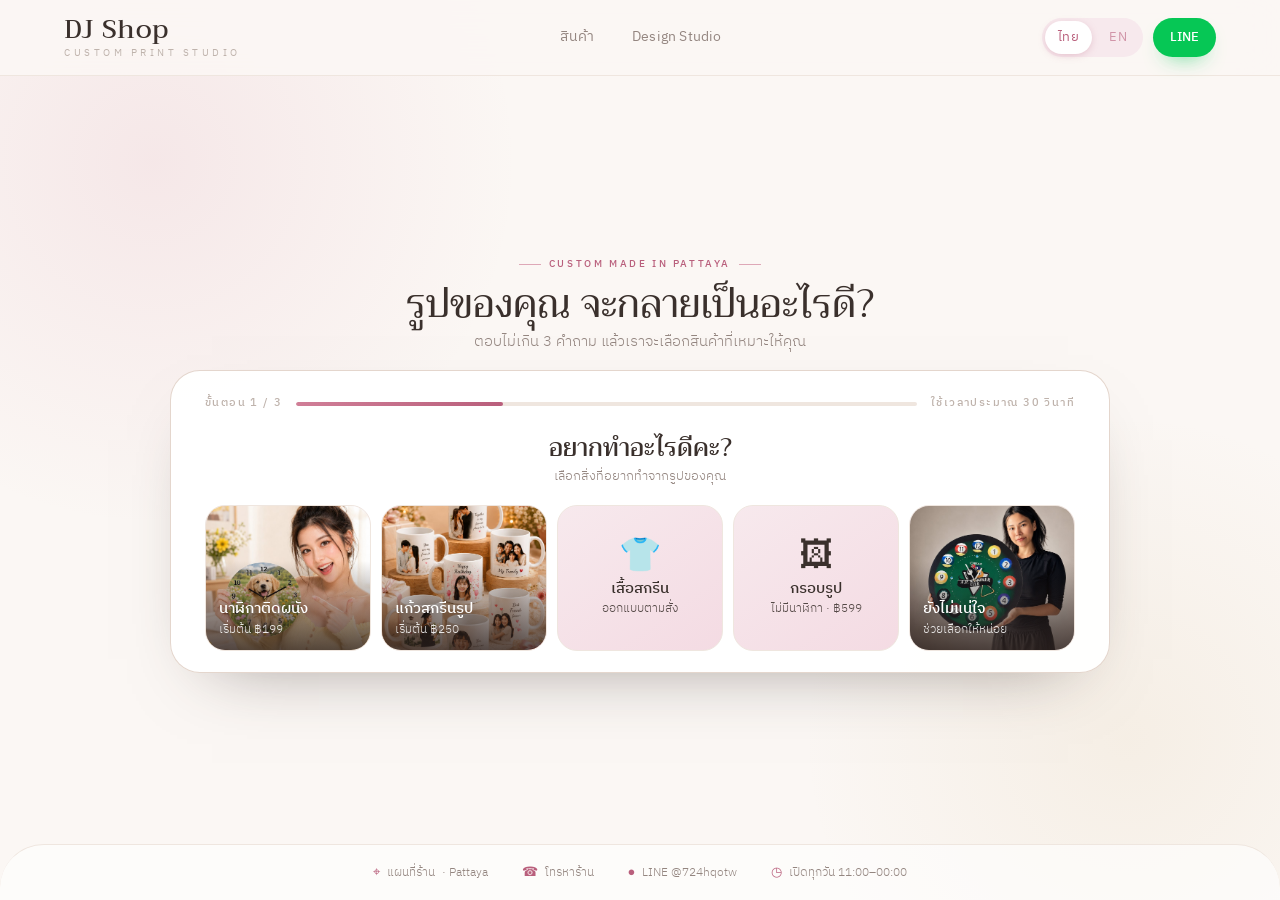
<file: index.html>
<!DOCTYPE html>
<html lang="th" class="home-html">
<head>
<meta charset="UTF-8">
<meta name="viewport" content="width=device-width, initial-scale=1.0">
<title>DJ Shop — ของขวัญสั่งทำจากรูปของคุณ | พัทยา</title>
<meta name="description" content="ตอบ 3 คำถาม แล้ว DJ Shop พัทยาจะช่วยเลือกนาฬิกา กรอบรูป แก้ว หรือเสื้อสกรีนที่เหมาะกับรูป งบประมาณ และโอกาสของคุณ">
<link rel="canonical" href="https://pattayacustomprint.com/">
<link rel="icon" href="favicon.svg" type="image/svg+xml">
<meta property="og:type" content="website">
<meta property="og:site_name" content="DJ Shop">
<meta property="og:locale" content="th_TH">
<meta property="og:title" content="DJ Shop — ของขวัญสั่งทำจากรูปของคุณ | พัทยา">
<meta property="og:description" content="ตอบ 3 คำถาม แล้วเราจะช่วยเลือกสินค้าสั่งทำที่เหมาะกับคุณ">
<meta property="og:url" content="https://pattayacustomprint.com/">
<meta property="og:image" content="https://pattayacustomprint.com/og-image.jpg">
<meta property="og:image:width" content="1200">
<meta property="og:image:height" content="630">
<meta name="twitter:card" content="summary_large_image">
<meta name="theme-color" content="#D07E97">
<link href="https://fonts.googleapis.com/css2?family=Trirong:ital,wght@0,300;0,400;0,500;0,600;1,400&family=IBM+Plex+Sans+Thai:wght@300;400;500;600&display=swap" rel="stylesheet">
<link rel="stylesheet" href="style.css?v=14">
<link rel="stylesheet" href="home.css?v=4">
<script type="application/ld+json">
{"@context":"https://schema.org","@type":"LocalBusiness","name":"DJ Shop — Custom Print Studio",
"image":"https://pattayacustomprint.com/og-image.jpg","url":"https://pattayacustomprint.com",
"telephone":"+66943427274","priceRange":"฿199–฿999",
"address":{"@type":"PostalAddress","streetAddress":"113/69 หมู่13 ตำบลหนองปรือ อำเภอบางละมุง","addressLocality":"เมืองพัทยา","addressRegion":"ชลบุรี","postalCode":"20150","addressCountry":"TH"},
"openingHoursSpecification":[{"@type":"OpeningHoursSpecification","dayOfWeek":["Monday","Tuesday","Wednesday","Thursday","Friday","Saturday","Sunday"],"opens":"11:00","closes":"00:00"}],
"geo":{"@type":"GeoCoordinates","latitude":12.9260197,"longitude":100.9023855},
"hasMap":"https://maps.app.goo.gl/R4jmNiULjhfNRjvr6",
"aggregateRating":{"@type":"AggregateRating","ratingValue":"5.0","reviewCount":"7","bestRating":"5"},
"sameAs":["https://www.facebook.com/share/19SeNPXHiD/","https://www.tiktok.com/@gotolove65","https://maps.app.goo.gl/R4jmNiULjhfNRjvr6"]}
</script>
</head>
<body class="home-page">

<header class="home-header">
  <a class="logo" href="index.html" aria-label="DJ Shop home">DJ Shop<small>Custom Print Studio</small></a>
  <nav class="home-nav" aria-label="Main navigation">
    <a href="shop.html" data-i18n="nav.shop">สินค้า</a>
    <a href="studio.html" data-i18n="nav.studio">Design Studio</a>
  </nav>
  <div class="home-actions">
    <div class="langsw" aria-label="Language">
      <button type="button" data-lang="th" class="on">ไทย</button>
      <button type="button" data-lang="en">EN</button>
    </div>
    <a class="home-line" href="https://line.me/R/ti/p/@724hqotw" target="_blank" rel="noopener noreferrer">LINE</a>
  </div>
</header>

<main class="home-main">
  <div class="home-stage">
    <section class="home-intro" aria-labelledby="home-title">
      <div class="home-tag" data-home-i18n="home.tag">Custom made in Pattaya</div>
      <h1 id="home-title" data-home-i18n="home.h1">รูปของคุณ จะกลายเป็นอะไรดี?</h1>
      <p data-home-i18n="home.lead">ตอบ 3 คำถามสั้น ๆ แล้วเราจะเลือกสินค้าที่เหมาะให้คุณ</p>
    </section>
    <section class="home-quiz" id="quiz" aria-label="Product finder">
      <div class="home-quiz-meta">
        <span class="home-step" id="qstep" data-step="1">ขั้นตอน 1 / 3</span>
        <span class="home-progress" aria-hidden="true"><i id="qbar" style="width:33.333%"></i></span>
        <span class="home-time" data-home-i18n="home.time">ใช้เวลาประมาณ 30 วินาที</span>
      </div>
      <div class="home-qbody" id="qbody" aria-live="polite"></div>
      <noscript>
        <p>JavaScript is required for the product finder. <a href="shop.html">View the catalog</a> or <a href="https://line.me/R/ti/p/@724hqotw">contact us on LINE</a>.</p>
      </noscript>
    </section>
  </div>
</main>

<footer class="home-contact" id="contact" aria-label="Shop contacts">
  <a href="https://maps.app.goo.gl/R4jmNiULjhfNRjvr6" target="_blank" rel="noopener noreferrer">
    <span class="home-contact-icon" aria-hidden="true">⌖</span><span data-home-i18n="home.map">แผนที่ร้าน</span><span class="contact-address">· Pattaya</span>
  </a>
  <a href="tel:+66943427274"><span class="home-contact-icon" aria-hidden="true">☎</span><span data-home-i18n="home.phone">โทรหาร้าน</span></a>
  <a href="https://line.me/R/ti/p/@724hqotw" target="_blank" rel="noopener noreferrer"><span class="home-contact-icon" aria-hidden="true">●</span>LINE @724hqotw</a>
  <span class="contact-hours-long"><span class="home-contact-icon" aria-hidden="true">◷</span><span data-home-i18n="home.hours">เปิดทุกวัน 11:00–00:00</span></span>
</footer>

<script src="i18n.js?v=15"></script>
<script src="order.js?v=7"></script>
<script src="landing-quiz.js?v=4"></script>
</body>
</html>
</file>
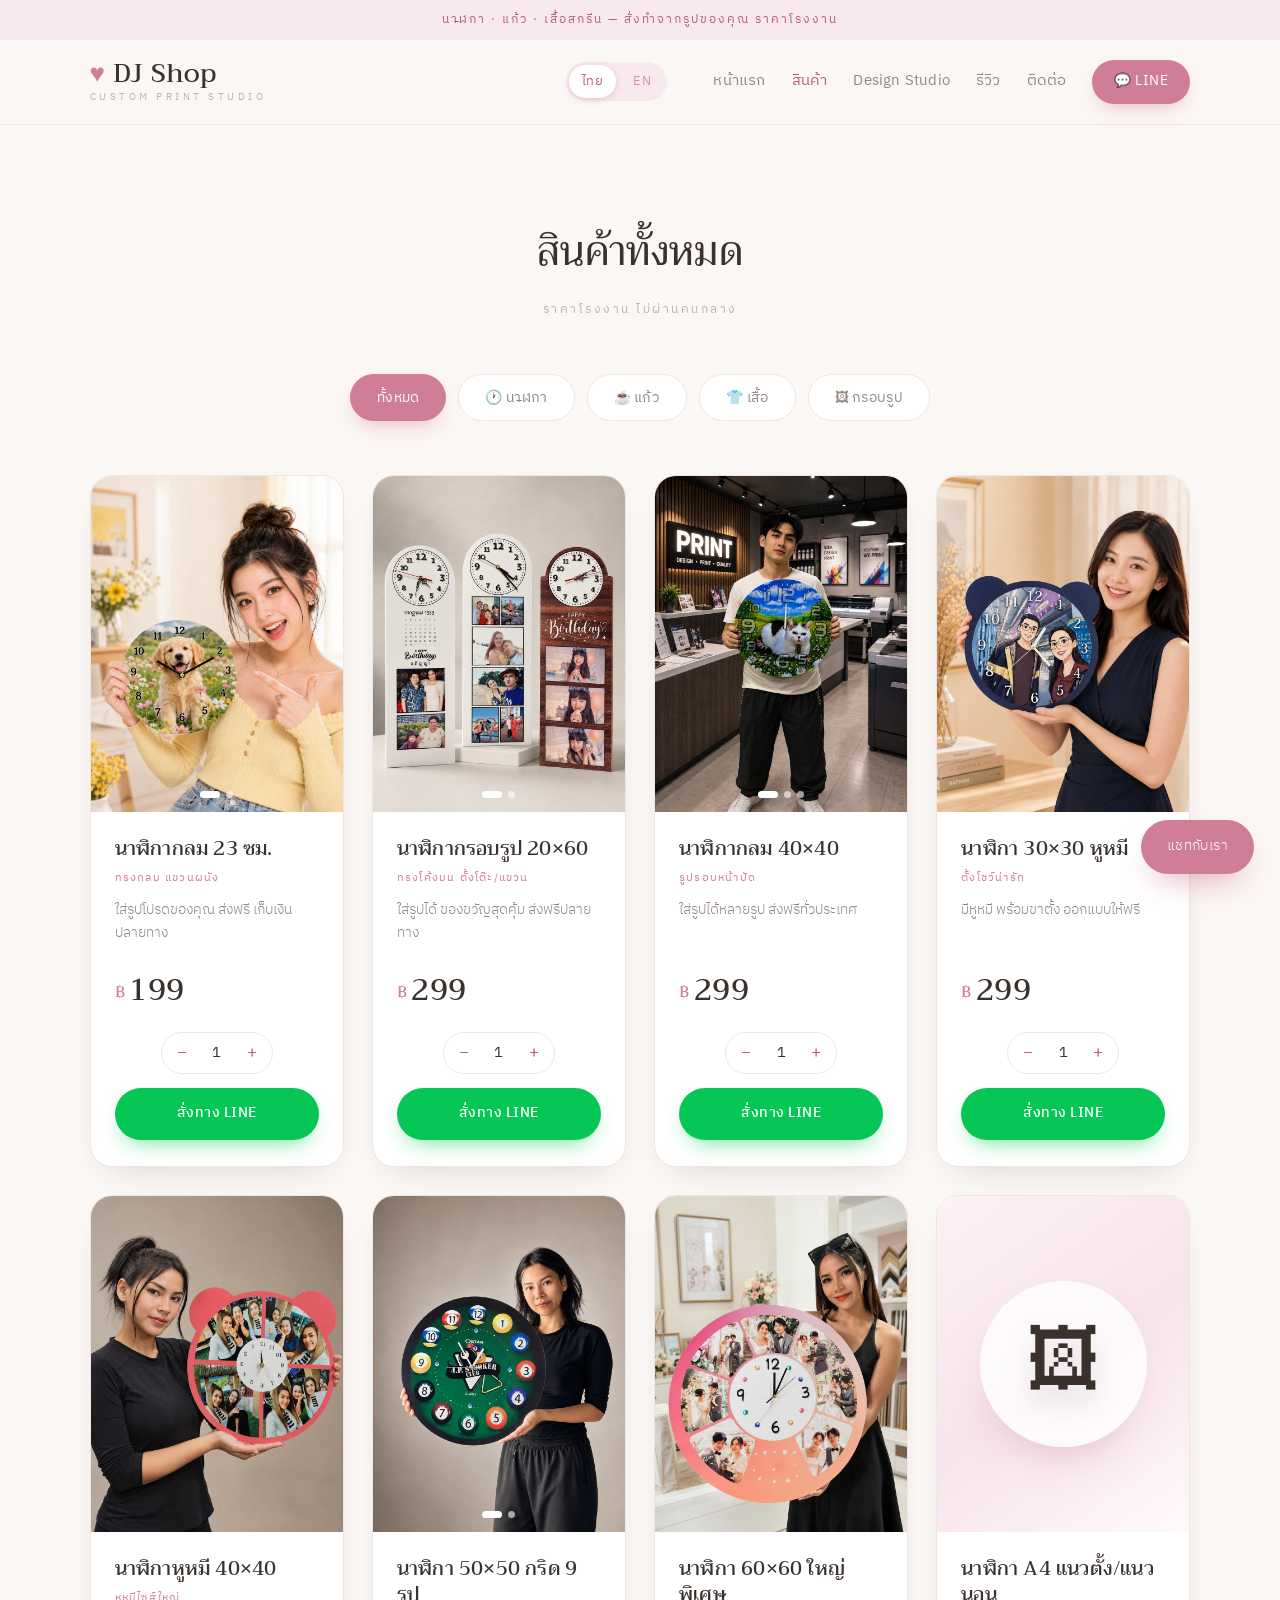
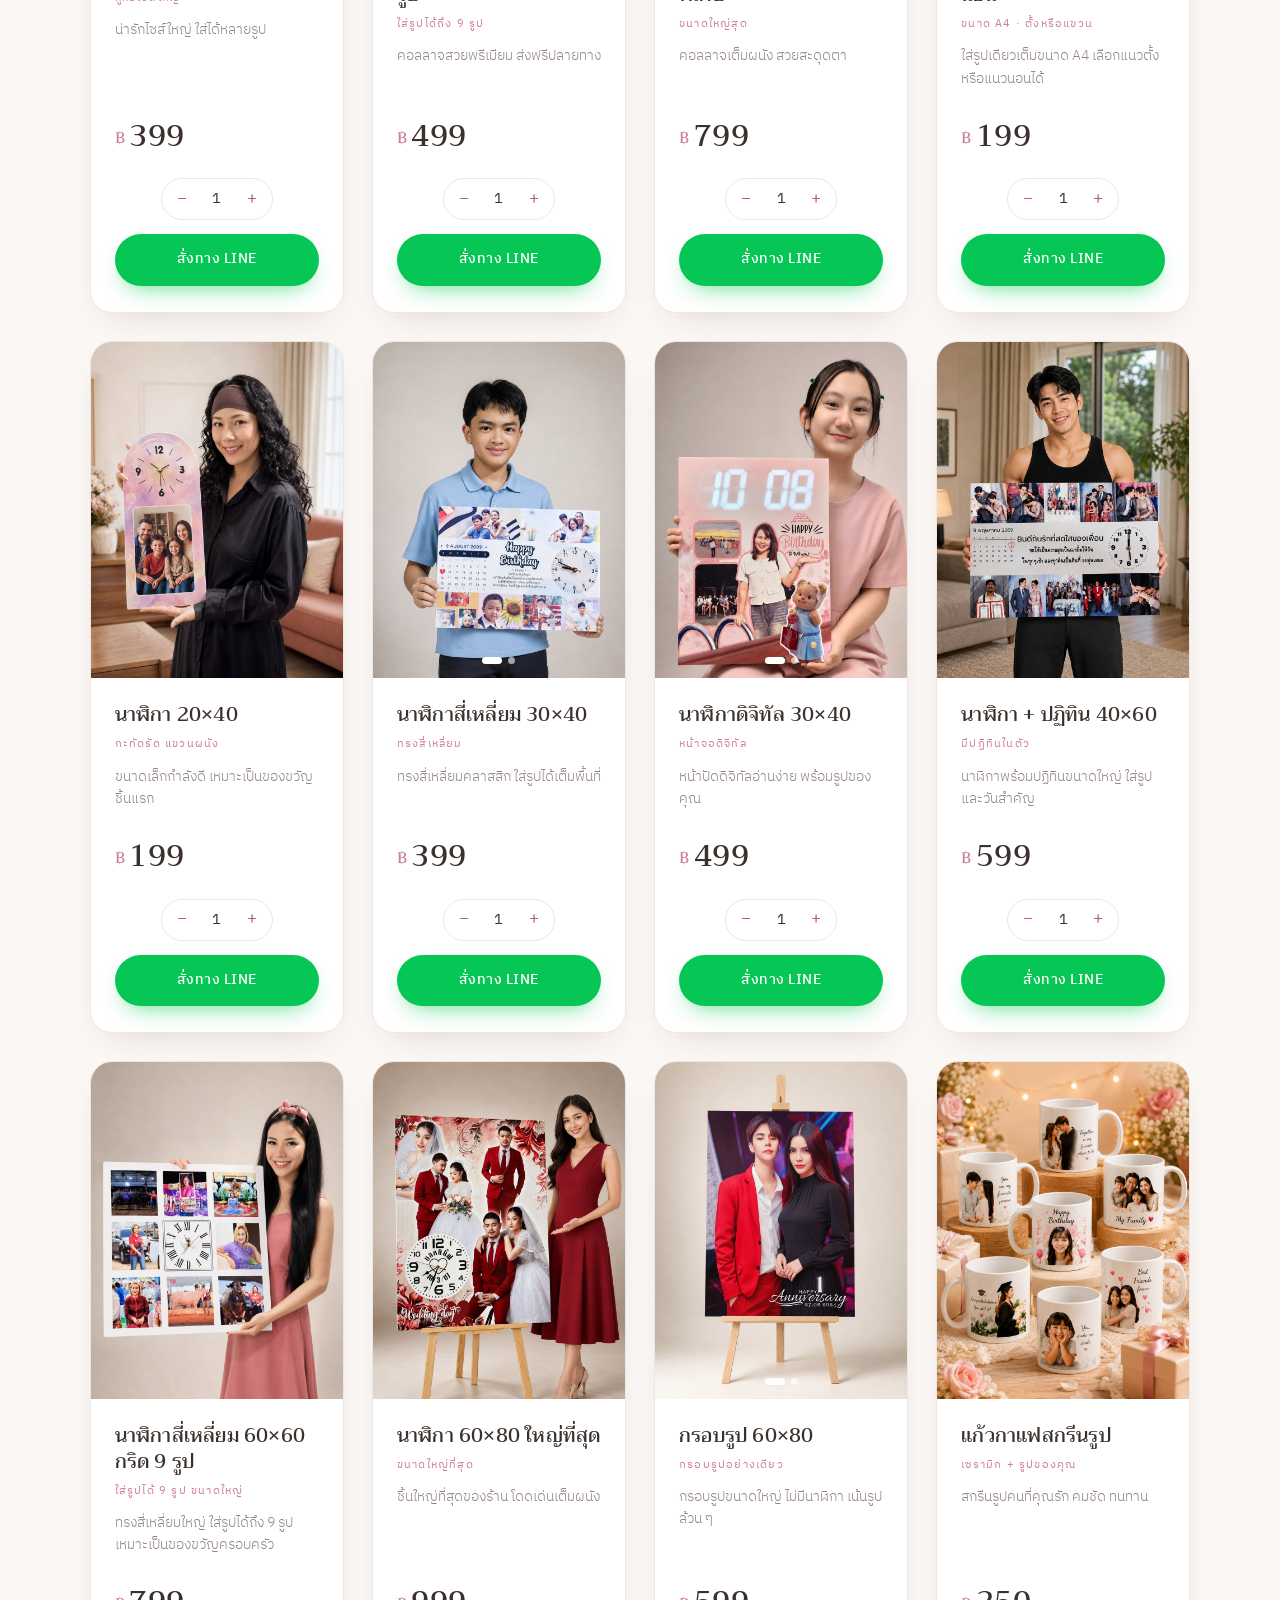
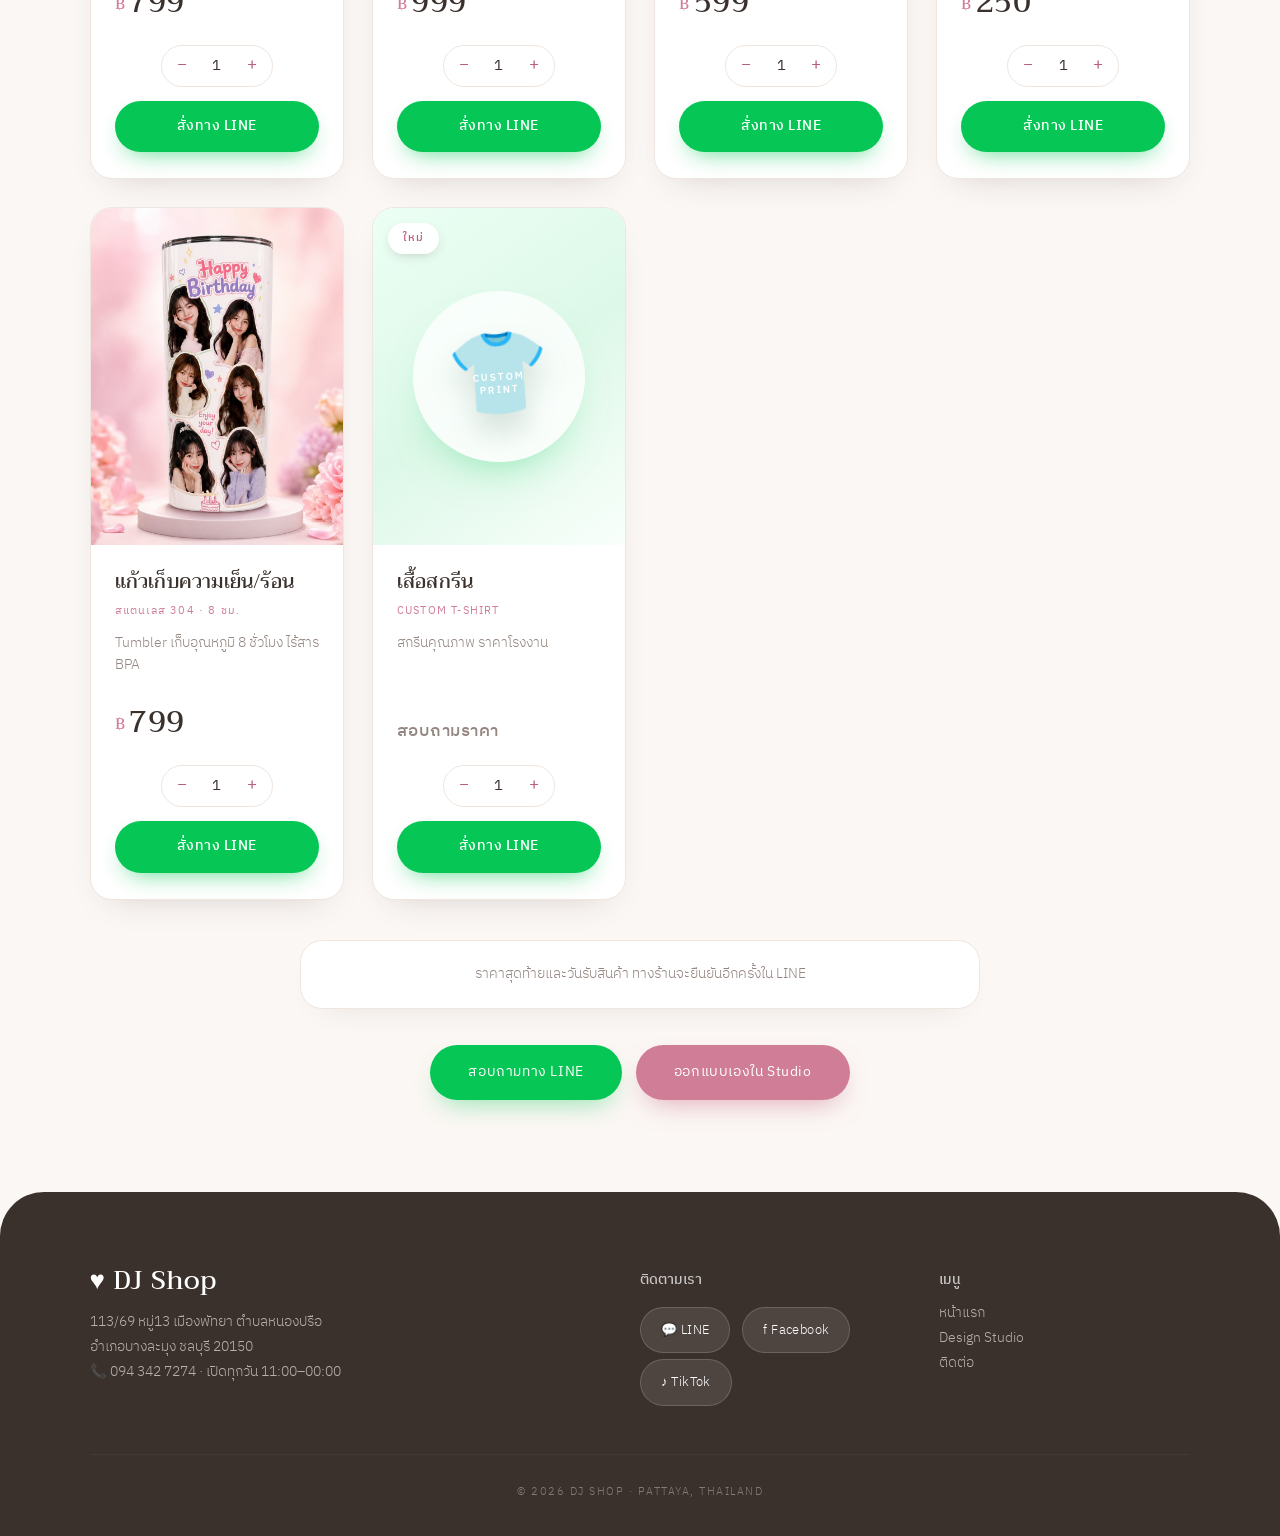
<file: shop.html>
<!DOCTYPE html>
<html lang="th">
<head>
<meta charset="UTF-8">
<meta name="viewport" content="width=device-width, initial-scale=1.0">
<title>สินค้าทั้งหมด — นาฬิกา กรอบรูป แก้ว เสื้อสกรีน | DJ Shop พัทยา</title>
<meta name="description" content="นาฬิกากรอบรูป ฿199–999 กรอบรูป 60×80 แก้วสกรีนรูป และเสื้อสกรีนตามสั่ง ราคาโรงงาน สั่งง่ายทาง LINE">
<link rel="canonical" href="https://pattayacustomprint.com/shop.html">
<link rel="icon" href="favicon.svg" type="image/svg+xml">
<meta property="og:type" content="website">
<meta property="og:site_name" content="DJ Shop">
<meta property="og:locale" content="th_TH">
<meta property="og:title" content="สินค้าทั้งหมด — นาฬิกา กรอบรูป แก้ว เสื้อสกรีน | DJ Shop พัทยา">
<meta property="og:description" content="นาฬิกากรอบรูป กรอบรูป แก้วสกรีนรูป และเสื้อสกรีนตามสั่ง ราคาโรงงาน สั่งง่ายทาง LINE">
<meta property="og:url" content="https://pattayacustomprint.com/shop.html">
<meta property="og:image" content="https://pattayacustomprint.com/og-image.jpg">
<meta property="og:image:width" content="1200">
<meta property="og:image:height" content="630">
<meta name="twitter:card" content="summary_large_image">
<meta name="theme-color" content="#D07E97">
<link href="https://fonts.googleapis.com/css2?family=Trirong:ital,wght@0,300;0,400;0,500;0,600;1,400&family=IBM+Plex+Sans+Thai:wght@300;400;500;600&display=swap" rel="stylesheet">
<link rel="stylesheet" href="style.css?v=14">
<script type="application/ld+json">
{"@context":"https://schema.org","@type":"ItemList","name":"สินค้าทั้งหมด DJ Shop","numberOfItems":18,"itemListElement":[{"@type":"ListItem","position":1,"item":{"@type":"Product","name":"นาฬิกากลม 23 ซม.","description":"ใส่รูปโปรดของคุณ ส่งฟรี เก็บเงินปลายทาง","category":"นาฬิกาติดผนัง","brand":{"@type":"Brand","name":"DJ Shop"},"offers":{"@type":"Offer","priceCurrency":"THB","availability":"https://schema.org/InStock","itemCondition":"https://schema.org/NewCondition","url":"https://pattayacustomprint.com/shop.html#clocks","seller":{"@type":"Organization","name":"DJ Shop"},"shippingDetails":{"@type":"OfferShippingDetails","shippingRate":{"@type":"MonetaryAmount","value":"0","currency":"THB"},"shippingDestination":{"@type":"DefinedRegion","addressCountry":"TH"}},"price":"199"},"image":"https://pattayacustomprint.com/img/clround-1.jpg"}},{"@type":"ListItem","position":2,"item":{"@type":"Product","name":"นาฬิกากรอบรูป 20×60","description":"ใส่รูปได้ ของขวัญสุดคุ้ม ส่งฟรีปลายทาง","category":"นาฬิกาติดผนัง","brand":{"@type":"Brand","name":"DJ Shop"},"offers":{"@type":"Offer","priceCurrency":"THB","availability":"https://schema.org/InStock","itemCondition":"https://schema.org/NewCondition","url":"https://pattayacustomprint.com/shop.html#clocks","seller":{"@type":"Organization","name":"DJ Shop"},"shippingDetails":{"@type":"OfferShippingDetails","shippingRate":{"@type":"MonetaryAmount","value":"0","currency":"THB"},"shippingDestination":{"@type":"DefinedRegion","addressCountry":"TH"}},"price":"299"},"image":"https://pattayacustomprint.com/img/cl20-1.jpg"}},{"@type":"ListItem","position":3,"item":{"@type":"Product","name":"นาฬิกากลม 40×40","description":"ใส่รูปได้หลายรูป ส่งฟรีทั่วประเทศ","category":"นาฬิกาติดผนัง","brand":{"@type":"Brand","name":"DJ Shop"},"offers":{"@type":"Offer","priceCurrency":"THB","availability":"https://schema.org/InStock","itemCondition":"https://schema.org/NewCondition","url":"https://pattayacustomprint.com/shop.html#clocks","seller":{"@type":"Organization","name":"DJ Shop"},"shippingDetails":{"@type":"OfferShippingDetails","shippingRate":{"@type":"MonetaryAmount","value":"0","currency":"THB"},"shippingDestination":{"@type":"DefinedRegion","addressCountry":"TH"}},"price":"299"},"image":"https://pattayacustomprint.com/img/cl40-1.jpg"}},{"@type":"ListItem","position":4,"item":{"@type":"Product","name":"นาฬิกา 30×30 หูหมี","description":"มีหูหมี พร้อมขาตั้ง ออกแบบให้ฟรี","category":"นาฬิกาติดผนัง","brand":{"@type":"Brand","name":"DJ Shop"},"offers":{"@type":"Offer","priceCurrency":"THB","availability":"https://schema.org/InStock","itemCondition":"https://schema.org/NewCondition","url":"https://pattayacustomprint.com/shop.html#clocks","seller":{"@type":"Organization","name":"DJ Shop"},"shippingDetails":{"@type":"OfferShippingDetails","shippingRate":{"@type":"MonetaryAmount","value":"0","currency":"THB"},"shippingDestination":{"@type":"DefinedRegion","addressCountry":"TH"}},"price":"299"},"image":"https://pattayacustomprint.com/img/cl30-1.jpg"}},{"@type":"ListItem","position":5,"item":{"@type":"Product","name":"นาฬิกาหูหมี 40×40","description":"น่ารักไซส์ใหญ่ ใส่ได้หลายรูป","category":"นาฬิกาติดผนัง","brand":{"@type":"Brand","name":"DJ Shop"},"offers":{"@type":"Offer","priceCurrency":"THB","availability":"https://schema.org/InStock","itemCondition":"https://schema.org/NewCondition","url":"https://pattayacustomprint.com/shop.html#clocks","seller":{"@type":"Organization","name":"DJ Shop"},"shippingDetails":{"@type":"OfferShippingDetails","shippingRate":{"@type":"MonetaryAmount","value":"0","currency":"THB"},"shippingDestination":{"@type":"DefinedRegion","addressCountry":"TH"}},"price":"399"},"image":"https://pattayacustomprint.com/img/clbear40-1.jpg"}},{"@type":"ListItem","position":6,"item":{"@type":"Product","name":"นาฬิกา 50×50 กริด 9 รูป","description":"คอลลาจสวยพรีเมียม ส่งฟรีปลายทาง","category":"นาฬิกาติดผนัง","brand":{"@type":"Brand","name":"DJ Shop"},"offers":{"@type":"Offer","priceCurrency":"THB","availability":"https://schema.org/InStock","itemCondition":"https://schema.org/NewCondition","url":"https://pattayacustomprint.com/shop.html#clocks","seller":{"@type":"Organization","name":"DJ Shop"},"shippingDetails":{"@type":"OfferShippingDetails","shippingRate":{"@type":"MonetaryAmount","value":"0","currency":"THB"},"shippingDestination":{"@type":"DefinedRegion","addressCountry":"TH"}},"price":"499"},"image":"https://pattayacustomprint.com/img/cl50-1.jpg"}},{"@type":"ListItem","position":7,"item":{"@type":"Product","name":"นาฬิกา 60×60 ใหญ่พิเศษ","description":"คอลลาจเต็มผนัง สวยสะดุดตา","category":"นาฬิกาติดผนัง","brand":{"@type":"Brand","name":"DJ Shop"},"offers":{"@type":"Offer","priceCurrency":"THB","availability":"https://schema.org/InStock","itemCondition":"https://schema.org/NewCondition","url":"https://pattayacustomprint.com/shop.html#clocks","seller":{"@type":"Organization","name":"DJ Shop"},"shippingDetails":{"@type":"OfferShippingDetails","shippingRate":{"@type":"MonetaryAmount","value":"0","currency":"THB"},"shippingDestination":{"@type":"DefinedRegion","addressCountry":"TH"}},"price":"799"},"image":"https://pattayacustomprint.com/img/cl60-1.jpg"}},{"@type":"ListItem","position":8,"item":{"@type":"Product","name":"นาฬิกา A4 แนวตั้ง/แนวนอน","description":"ใส่รูปเดียวเต็มขนาด A4 เลือกแนวตั้งหรือแนวนอนได้","category":"นาฬิกาติดผนัง","brand":{"@type":"Brand","name":"DJ Shop"},"offers":{"@type":"Offer","priceCurrency":"THB","availability":"https://schema.org/InStock","itemCondition":"https://schema.org/NewCondition","url":"https://pattayacustomprint.com/shop.html#clocks","seller":{"@type":"Organization","name":"DJ Shop"},"shippingDetails":{"@type":"OfferShippingDetails","shippingRate":{"@type":"MonetaryAmount","value":"0","currency":"THB"},"shippingDestination":{"@type":"DefinedRegion","addressCountry":"TH"}},"price":"199"}}},{"@type":"ListItem","position":9,"item":{"@type":"Product","name":"นาฬิกา 20×40","description":"ขนาดเล็กกำลังดี เหมาะเป็นของขวัญชิ้นแรก","category":"นาฬิกาติดผนัง","brand":{"@type":"Brand","name":"DJ Shop"},"offers":{"@type":"Offer","priceCurrency":"THB","availability":"https://schema.org/InStock","itemCondition":"https://schema.org/NewCondition","url":"https://pattayacustomprint.com/shop.html#clocks","seller":{"@type":"Organization","name":"DJ Shop"},"shippingDetails":{"@type":"OfferShippingDetails","shippingRate":{"@type":"MonetaryAmount","value":"0","currency":"THB"},"shippingDestination":{"@type":"DefinedRegion","addressCountry":"TH"}},"price":"199"},"image":"https://pattayacustomprint.com/img/cl2040-1.jpg"}},{"@type":"ListItem","position":10,"item":{"@type":"Product","name":"นาฬิกาสี่เหลี่ยม 30×40","description":"ทรงสี่เหลี่ยมคลาสสิก ใส่รูปได้เต็มพื้นที่","category":"นาฬิกาติดผนัง","brand":{"@type":"Brand","name":"DJ Shop"},"offers":{"@type":"Offer","priceCurrency":"THB","availability":"https://schema.org/InStock","itemCondition":"https://schema.org/NewCondition","url":"https://pattayacustomprint.com/shop.html#clocks","seller":{"@type":"Organization","name":"DJ Shop"},"shippingDetails":{"@type":"OfferShippingDetails","shippingRate":{"@type":"MonetaryAmount","value":"0","currency":"THB"},"shippingDestination":{"@type":"DefinedRegion","addressCountry":"TH"}},"price":"399"},"image":"https://pattayacustomprint.com/img/clsq3040-1.jpg"}},{"@type":"ListItem","position":11,"item":{"@type":"Product","name":"นาฬิกาดิจิทัล 30×40","description":"หน้าปัดดิจิทัลอ่านง่าย พร้อมรูปของคุณ","category":"นาฬิกาติดผนัง","brand":{"@type":"Brand","name":"DJ Shop"},"offers":{"@type":"Offer","priceCurrency":"THB","availability":"https://schema.org/InStock","itemCondition":"https://schema.org/NewCondition","url":"https://pattayacustomprint.com/shop.html#clocks","seller":{"@type":"Organization","name":"DJ Shop"},"shippingDetails":{"@type":"OfferShippingDetails","shippingRate":{"@type":"MonetaryAmount","value":"0","currency":"THB"},"shippingDestination":{"@type":"DefinedRegion","addressCountry":"TH"}},"price":"499"},"image":"https://pattayacustomprint.com/img/cldigi-1.jpg"}},{"@type":"ListItem","position":12,"item":{"@type":"Product","name":"นาฬิกา + ปฏิทิน 40×60","description":"นาฬิกาพร้อมปฏิทินขนาดใหญ่ ใส่รูปและวันสำคัญ","category":"นาฬิกาติดผนัง","brand":{"@type":"Brand","name":"DJ Shop"},"offers":{"@type":"Offer","priceCurrency":"THB","availability":"https://schema.org/InStock","itemCondition":"https://schema.org/NewCondition","url":"https://pattayacustomprint.com/shop.html#clocks","seller":{"@type":"Organization","name":"DJ Shop"},"shippingDetails":{"@type":"OfferShippingDetails","shippingRate":{"@type":"MonetaryAmount","value":"0","currency":"THB"},"shippingDestination":{"@type":"DefinedRegion","addressCountry":"TH"}},"price":"599"},"image":"https://pattayacustomprint.com/img/clcal4060-1.jpg"}},{"@type":"ListItem","position":13,"item":{"@type":"Product","name":"นาฬิกาสี่เหลี่ยม 60×60 กริด 9 รูป","description":"ทรงสี่เหลี่ยมใหญ่ ใส่รูปได้ถึง 9 รูป เหมาะเป็นของขวัญครอบครัว","category":"นาฬิกาติดผนัง","brand":{"@type":"Brand","name":"DJ Shop"},"offers":{"@type":"Offer","priceCurrency":"THB","availability":"https://schema.org/InStock","itemCondition":"https://schema.org/NewCondition","url":"https://pattayacustomprint.com/shop.html#clocks","seller":{"@type":"Organization","name":"DJ Shop"},"shippingDetails":{"@type":"OfferShippingDetails","shippingRate":{"@type":"MonetaryAmount","value":"0","currency":"THB"},"shippingDestination":{"@type":"DefinedRegion","addressCountry":"TH"}},"price":"799"},"image":"https://pattayacustomprint.com/img/cl60sq-1.jpg"}},{"@type":"ListItem","position":14,"item":{"@type":"Product","name":"นาฬิกา 60×80 ใหญ่ที่สุด","description":"ชิ้นใหญ่ที่สุดของร้าน โดดเด่นเต็มผนัง","category":"นาฬิกาติดผนัง","brand":{"@type":"Brand","name":"DJ Shop"},"offers":{"@type":"Offer","priceCurrency":"THB","availability":"https://schema.org/InStock","itemCondition":"https://schema.org/NewCondition","url":"https://pattayacustomprint.com/shop.html#clocks","seller":{"@type":"Organization","name":"DJ Shop"},"shippingDetails":{"@type":"OfferShippingDetails","shippingRate":{"@type":"MonetaryAmount","value":"0","currency":"THB"},"shippingDestination":{"@type":"DefinedRegion","addressCountry":"TH"}},"price":"999"},"image":"https://pattayacustomprint.com/img/cl6080-1.jpg"}},{"@type":"ListItem","position":15,"item":{"@type":"Product","name":"กรอบรูป 60×80","description":"กรอบรูปขนาดใหญ่ ไม่มีนาฬิกา เน้นรูปล้วน ๆ","category":"กรอบรูป","brand":{"@type":"Brand","name":"DJ Shop"},"offers":{"@type":"Offer","priceCurrency":"THB","availability":"https://schema.org/InStock","itemCondition":"https://schema.org/NewCondition","url":"https://pattayacustomprint.com/shop.html#frames","seller":{"@type":"Organization","name":"DJ Shop"},"shippingDetails":{"@type":"OfferShippingDetails","shippingRate":{"@type":"MonetaryAmount","value":"0","currency":"THB"},"shippingDestination":{"@type":"DefinedRegion","addressCountry":"TH"}},"price":"599"},"image":"https://pattayacustomprint.com/img/frame6080-1.jpg"}},{"@type":"ListItem","position":16,"item":{"@type":"Product","name":"แก้วกาแฟสกรีนรูป","description":"สกรีนรูปคนที่คุณรัก คมชัด ทนทาน","category":"แก้วสกรีน","brand":{"@type":"Brand","name":"DJ Shop"},"offers":{"@type":"Offer","priceCurrency":"THB","availability":"https://schema.org/InStock","itemCondition":"https://schema.org/NewCondition","url":"https://pattayacustomprint.com/shop.html#mugs","seller":{"@type":"Organization","name":"DJ Shop"},"shippingDetails":{"@type":"OfferShippingDetails","shippingRate":{"@type":"MonetaryAmount","value":"0","currency":"THB"},"shippingDestination":{"@type":"DefinedRegion","addressCountry":"TH"}},"price":"250"},"image":"https://pattayacustomprint.com/img/mug250-1.jpg"}},{"@type":"ListItem","position":17,"item":{"@type":"Product","name":"แก้วเก็บความเย็น/ร้อน","description":"Tumbler เก็บอุณหภูมิ 8 ชั่วโมง ไร้สาร BPA","category":"แก้วสกรีน","brand":{"@type":"Brand","name":"DJ Shop"},"offers":{"@type":"Offer","priceCurrency":"THB","availability":"https://schema.org/InStock","itemCondition":"https://schema.org/NewCondition","url":"https://pattayacustomprint.com/shop.html#mugs","seller":{"@type":"Organization","name":"DJ Shop"},"shippingDetails":{"@type":"OfferShippingDetails","shippingRate":{"@type":"MonetaryAmount","value":"0","currency":"THB"},"shippingDestination":{"@type":"DefinedRegion","addressCountry":"TH"}},"price":"799"},"image":"https://pattayacustomprint.com/img/mug799-1.jpg"}},{"@type":"ListItem","position":18,"item":{"@type":"Product","name":"เสื้อสกรีน","description":"สกรีนคุณภาพ ราคาโรงงาน","category":"เสื้อสกรีน","brand":{"@type":"Brand","name":"DJ Shop"},"offers":{"@type":"Offer","priceCurrency":"THB","availability":"https://schema.org/InStock","itemCondition":"https://schema.org/NewCondition","url":"https://pattayacustomprint.com/shop.html#tees","seller":{"@type":"Organization","name":"DJ Shop"},"shippingDetails":{"@type":"OfferShippingDetails","shippingRate":{"@type":"MonetaryAmount","value":"0","currency":"THB"},"shippingDestination":{"@type":"DefinedRegion","addressCountry":"TH"}}}}}]}
</script>
<script type="application/ld+json">
{"@context":"https://schema.org","@type":"Product","name":"เสื้อสกรีนตามสั่ง","description":"เสื้อยืดสกรีนรูปหรือข้อความตามสั่ง ราคาโรงงาน สอบถามราคาตามแบบและจำนวนทาง LINE","category":"เสื้อสกรีน","brand":{"@type":"Brand","name":"DJ Shop"},"url":"https://pattayacustomprint.com/shop.html#tees"}
</script>
<script type="application/ld+json">
{"@context":"https://schema.org","@type":"BreadcrumbList","itemListElement":[{"@type":"ListItem","position":1,"name":"หน้าแรก","item":"https://pattayacustomprint.com/"},{"@type":"ListItem","position":2,"name":"สินค้าทั้งหมด","item":"https://pattayacustomprint.com/shop.html"}]}
</script>
</head>
<body>

<div class="topbar" data-i18n="topbar">นาฬิกา · แก้ว · เสื้อสกรีน — สั่งทำจากรูปของคุณ ราคาโรงงาน</div>

<header>
  <a class="logo" href="index.html"><span class="heart">♥</span> DJ Shop<small>CUSTOM PRINT STUDIO</small></a>
  <div class="langsw"><button data-lang="th" class="on">ไทย</button><button data-lang="en">EN</button></div>
  <button class="burger" onclick="document.getElementById('nav').classList.toggle('open')">☰</button>
  <nav id="nav">
    <a href="index.html" data-i18n="nav.home">หน้าแรก</a>
    <a href="shop.html" class="active" data-i18n="nav.shop">สินค้า</a>
    <a href="studio.html" data-i18n="nav.studio">Design Studio ✨</a>
    <a href="index.html#reviews" data-i18n="nav.reviews">รีวิว</a>
    <a href="index.html#contact" data-i18n="nav.contact">ติดต่อ</a>
    <a class="cta" href="#">💬 LINE</a>
  </nav>
</header>

<section class="section">
  <h1 data-i18n="shop.h2">สินค้าทั้งหมด</h1>
  <div class="sub" data-i18n="shop.sub">ราคาโรงงาน ไม่ผ่านคนกลาง</div>

  <div class="filters">
    <button class="fbtn on" data-cat="all" data-i18n="f.all">ทั้งหมด</button>
    <button class="fbtn" data-cat="clocks" data-i18n="f.clocks">🕐 นาฬิกา</button>
    <button class="fbtn" data-cat="mugs" data-i18n="f.mugs">☕ แก้ว</button>
    <button class="fbtn" data-cat="tees" data-i18n="f.tees">👕 เสื้อ</button>
    <button class="fbtn" data-cat="frames" data-i18n="f.frames">🖼 กรอบรูป</button>
  </div>

  <div class="cards" id="grid">
    <div class="card" data-cat="clocks" id="clocks"><div class="img p34" data-gallery="img/clround-1.jpg?v=5,img/clround-2.jpg?v=5"></div><div class="body"><h3 data-i18n="clround">นาฬิกากลม 23 ซม.</h3><div class="en" data-i18n="clrounds">ทรงกลม แขวนผนัง</div><p data-i18n="clroundd">ใส่รูปโปรดของคุณ ส่งฟรี เก็บเงินปลายทาง</p><span class="price-lg"><span class="cur">฿</span>199</span><a class="btn-buy" href="#" data-i18n="btn.buy">สั่งทาง LINE</a></div></div>
    <div class="card" data-cat="clocks"><div class="img p34" data-gallery="img/cl20-1.jpg?v=5,img/cl20-2.jpg?v=5"></div><div class="body"><h3 data-i18n="cl20">นาฬิกากรอบรูป 20×60</h3><div class="en" data-i18n="cl20s">ทรงโค้งมน ตั้งโต๊ะ/แขวน</div><p data-i18n="cl20d">ใส่รูปได้ ของขวัญสุดคุ้ม ส่งฟรีปลายทาง</p><span class="price-lg"><span class="cur">฿</span>299</span><a class="btn-buy" href="#" data-i18n="btn.buy">สั่งทาง LINE</a></div></div>
    <div class="card" data-cat="clocks"><div class="img p34" data-gallery="img/cl40-1.jpg?v=5,img/cl40-2.jpg?v=5,img/cl40-3.jpg?v=5"></div><div class="body"><h3 data-i18n="cl40">นาฬิกากลม 40×40</h3><div class="en" data-i18n="cl40s">รูปรอบหน้าปัด</div><p data-i18n="cl40d">ใส่รูปได้หลายรูป ส่งฟรีทั่วประเทศ</p><span class="price-lg"><span class="cur">฿</span>299</span><a class="btn-buy" href="#" data-i18n="btn.buy">สั่งทาง LINE</a></div></div>
    <div class="card" data-cat="clocks"><div class="img p34" data-gallery="img/cl30-1.jpg?v=5"></div><div class="body"><h3 data-i18n="cl30">นาฬิกา 30×30 หูหมี</h3><div class="en" data-i18n="cl30s">ตั้งโชว์น่ารัก</div><p data-i18n="cl30d">มีหูหมี พร้อมขาตั้ง ออกแบบให้ฟรี</p><span class="price-lg"><span class="cur">฿</span>299</span><a class="btn-buy" href="#" data-i18n="btn.buy">สั่งทาง LINE</a></div></div>
    <div class="card" data-cat="clocks"><div class="img p34" data-gallery="img/clbear40-1.jpg?v=5"></div><div class="body"><h3 data-i18n="clbear40">นาฬิกาหูหมี 40×40</h3><div class="en" data-i18n="clbear40s">หูหมีไซส์ใหญ่</div><p data-i18n="clbear40d">น่ารักไซส์ใหญ่ ใส่ได้หลายรูป</p><span class="price-lg"><span class="cur">฿</span>399</span><a class="btn-buy" href="#" data-i18n="btn.buy">สั่งทาง LINE</a></div></div>
    <div class="card" data-cat="clocks"><div class="img p34" data-gallery="img/cl50-1.jpg?v=5,img/cl50-2.jpg?v=5"></div><div class="body"><h3 data-i18n="cl50">นาฬิกา 50×50 กริด 9 รูป</h3><div class="en" data-i18n="cl50s">ใส่รูปได้ถึง 9 รูป</div><p data-i18n="cl50d">คอลลาจสวยพรีเมียม ส่งฟรีปลายทาง</p><span class="price-lg"><span class="cur">฿</span>499</span><a class="btn-buy" href="#" data-i18n="btn.buy">สั่งทาง LINE</a></div></div>
    <div class="card" data-cat="clocks"><div class="img p34" data-gallery="img/cl60-1.jpg?v=5"></div><div class="body"><h3 data-i18n="cl60">นาฬิกา 60×60 ใหญ่พิเศษ</h3><div class="en" data-i18n="cl60s">ขนาดใหญ่สุด</div><p data-i18n="cl60d">คอลลาจเต็มผนัง สวยสะดุดตา</p><span class="price-lg"><span class="cur">฿</span>799</span><a class="btn-buy" href="#" data-i18n="btn.buy">สั่งทาง LINE</a></div></div>
    <div class="card" data-cat="clocks"><div class="img clk-art" role="img" aria-label="clA4"><span class="tee-icon">🖼</span></div><div class="body"><h3 data-i18n="clA4">·</h3><div class="en" data-i18n="clA4s">·</div><p data-i18n="clA4d">·</p><span class="price-lg"><span class="cur">฿</span>199</span><a class="btn btn-buy" href="#" data-i18n="btn.buy">·</a></div></div>
    <div class="card" data-cat="clocks"><div class="img p34" data-gallery="img/cl2040-1.jpg?v=5"></div><div class="body"><h3 data-i18n="cl2040">·</h3><div class="en" data-i18n="cl2040s">·</div><p data-i18n="cl2040d">·</p><span class="price-lg"><span class="cur">฿</span>199</span><a class="btn btn-buy" href="#" data-i18n="btn.buy">·</a></div></div>
    <div class="card" data-cat="clocks"><div class="img p34" data-gallery="img/clsq3040-1.jpg?v=5,img/clsq3040-2.jpg?v=5"></div><div class="body"><h3 data-i18n="clsq3040">·</h3><div class="en" data-i18n="clsq3040s">·</div><p data-i18n="clsq3040d">·</p><span class="price-lg"><span class="cur">฿</span>399</span><a class="btn btn-buy" href="#" data-i18n="btn.buy">·</a></div></div>
    <div class="card" data-cat="clocks"><div class="img p34" data-gallery="img/cldigi-1.jpg?v=5,img/cldigi-2.jpg?v=5"></div><div class="body"><h3 data-i18n="cldigi">·</h3><div class="en" data-i18n="cldigis">·</div><p data-i18n="cldigid">·</p><span class="price-lg"><span class="cur">฿</span>499</span><a class="btn btn-buy" href="#" data-i18n="btn.buy">·</a></div></div>
    <div class="card" data-cat="clocks"><div class="img p34" data-gallery="img/clcal4060-1.jpg?v=5"></div><div class="body"><h3 data-i18n="clcal4060">·</h3><div class="en" data-i18n="clcal4060s">·</div><p data-i18n="clcal4060d">·</p><span class="price-lg"><span class="cur">฿</span>599</span><a class="btn btn-buy" href="#" data-i18n="btn.buy">·</a></div></div>
    <div class="card" data-cat="clocks"><div class="img p34" data-gallery="img/cl60sq-1.jpg?v=5"></div><div class="body"><h3 data-i18n="cl60sq">·</h3><div class="en" data-i18n="cl60sqs">·</div><p data-i18n="cl60sqd">·</p><span class="price-lg"><span class="cur">฿</span>799</span><a class="btn btn-buy" href="#" data-i18n="btn.buy">·</a></div></div>
    <div class="card" data-cat="clocks"><div class="img p34" data-gallery="img/cl6080-1.jpg?v=5"></div><div class="body"><h3 data-i18n="cl6080">·</h3><div class="en" data-i18n="cl6080s">·</div><p data-i18n="cl6080d">·</p><span class="price-lg"><span class="cur">฿</span>999</span><a class="btn btn-buy" href="#" data-i18n="btn.buy">·</a></div></div>
    <div class="card" data-cat="frames"><div class="img p34" data-gallery="img/frame6080-1.jpg?v=5,img/frame6080-2.jpg?v=5"></div><div class="body"><h3 data-i18n="frame6080">·</h3><div class="en" data-i18n="frame6080s">·</div><p data-i18n="frame6080d">·</p><span class="price-lg"><span class="cur">฿</span>599</span><a class="btn btn-buy" href="#" data-i18n="btn.buy">·</a></div></div>
    <div class="card" data-cat="mugs" id="mugs"><div class="img p34" data-gallery="img/mug250-1.jpg?v=5"></div><div class="body"><h3 data-i18n="mug250">แก้วกาแฟสกรีนรูป</h3><div class="en" data-i18n="mug250s">เซรามิก + รูปของคุณ</div><p data-i18n="mug250d">สกรีนรูปคนที่คุณรัก คมชัด ทนทาน</p><span class="price-lg"><span class="cur">฿</span>250</span><a class="btn-buy" href="#" data-i18n="btn.buy">สั่งทาง LINE</a></div></div>
    <div class="card" data-cat="mugs"><div class="img p34" data-gallery="img/mug799-1.jpg?v=5"></div><div class="body"><h3 data-i18n="mug799">แก้วเก็บความเย็น/ร้อน</h3><div class="en" data-i18n="mug799s">สแตนเลส 304 · 8 ชม.</div><p data-i18n="mug799d">Tumbler เก็บอุณหภูมิ 8 ชั่วโมง ไร้สาร BPA</p><span class="price-lg"><span class="cur">฿</span>799</span><a class="btn-buy" href="#" data-i18n="btn.buy">สั่งทาง LINE</a></div></div>
    <div class="card" data-cat="tees" id="tees"><div class="img tee-art" role="img" aria-label="Custom printed t-shirt"><span class="tee-icon">👕</span><span class="badge" data-i18n="badge.new">ใหม่</span></div><div class="body"><h3 data-i18n="p.9">เสื้อสกรีน</h3><div class="en" data-i18n="p.9s">Custom T-Shirt</div><p data-i18n="p.9d">สกรีนคุณภาพ ราคาโรงงาน</p><span class="price-lg price-ask" data-i18n="price.ask">สอบถามราคา</span><a class="btn-buy" href="#" data-i18n="btn.buy">สั่งทาง LINE</a></div></div>
  </div>

  <div class="note" data-i18n="shop.note">ราคาสุดท้ายและวันรับสินค้า ทางร้านจะยืนยันอีกครั้งใน LINE</div>

  <div style="text-align:center;margin-top:36px">
    <a class="btn btn-line" href="#" data-i18n="shop.line">💬 สอบถาม/สั่งซื้อทาง LINE</a>
    <a class="btn btn-primary" href="studio.html" style="margin-left:10px" data-i18n="shop.studio">✨ ออกแบบเองใน Design Studio</a>
  </div>
</section>

<footer>
  <div class="fgrid">
    <div>
      <div class="logo hand">♥ DJ Shop</div>
      <p>113/69 หมู่13 เมืองพัทยา ตำบลหนองปรือ<br>อำเภอบางละมุง ชลบุรี 20150<br>📞 094 342 7274 · <span data-i18n="footer.open">เปิดทุกวัน</span></p>
    </div>
    <div>
      <p style="font-weight:500;color:#fff;margin-bottom:8px" data-i18n="footer.follow">ติดตามเรา</p>
      <div class="socials">
        <a class="line" href="#">💬 LINE</a>
        <a class="fb" href="https://www.facebook.com/share/19SeNPXHiD/" target="_blank" rel="noopener noreferrer">f Facebook</a>
        <a class="tt" href="https://www.tiktok.com/@gotolove65" target="_blank" rel="noopener noreferrer">♪ TikTok</a>
      </div>
    </div>
    <div>
      <p style="font-weight:500;color:#fff;margin-bottom:8px" data-i18n="footer.menu">เมนู</p>
      <p><a href="index.html" style="text-decoration:none" data-i18n="nav.home">หน้าแรก</a><br><a href="studio.html" style="text-decoration:none">Design Studio</a><br><a href="index.html#contact" style="text-decoration:none" data-i18n="nav.contact">ติดต่อ</a></p>
    </div>
  </div>
  <div class="copy">© 2026 DJ Shop · Pattaya, Thailand</div>
</footer>

<a class="chat" href="#" data-i18n="chat">💬 แชทกับเรา</a>

<script src="i18n.js?v=15"></script>
<script src="order.js?v=7"></script>
<script>
const btns=document.querySelectorAll('.fbtn'),cards=document.querySelectorAll('#grid .card');
btns.forEach(b=>b.addEventListener('click',()=>{
  btns.forEach(x=>x.classList.remove('on'));b.classList.add('on');
  const c=b.dataset.cat;
  cards.forEach(k=>k.style.display=(c==='all'||k.dataset.cat===c)?'':'none');
}));
const h=location.hash.replace('#','');
if(['frames','clocks','mugs','tees'].includes(h)){document.querySelector(`[data-cat="${h}"].fbtn`)?.click();}

document.querySelectorAll('.img.p34[data-gallery]').forEach(box=>{
  const srcs=box.dataset.gallery.split(',');
  const im=document.createElement('img');
  im.src=srcs[0];im.loading='lazy';im.alt='DJ Shop product';
  box.prepend(im);
  if(srcs.length>1){
    const dots=document.createElement('div');dots.className='gdots';
    srcs.forEach((s,i)=>{
      const d=document.createElement('span');if(i===0)d.classList.add('on');
      d.addEventListener('click',e=>{e.stopPropagation();im.src=s;
        dots.querySelectorAll('span').forEach(x=>x.classList.remove('on'));d.classList.add('on');});
      dots.appendChild(d);
    });
    box.appendChild(dots);
    let idx=0;
    im.addEventListener('click',()=>{idx=(idx+1)%srcs.length;im.src=srcs[idx];
      dots.querySelectorAll('span').forEach((x,i)=>x.classList.toggle('on',i===idx));});
  }
});
</script>

</body>
</html>
</file>
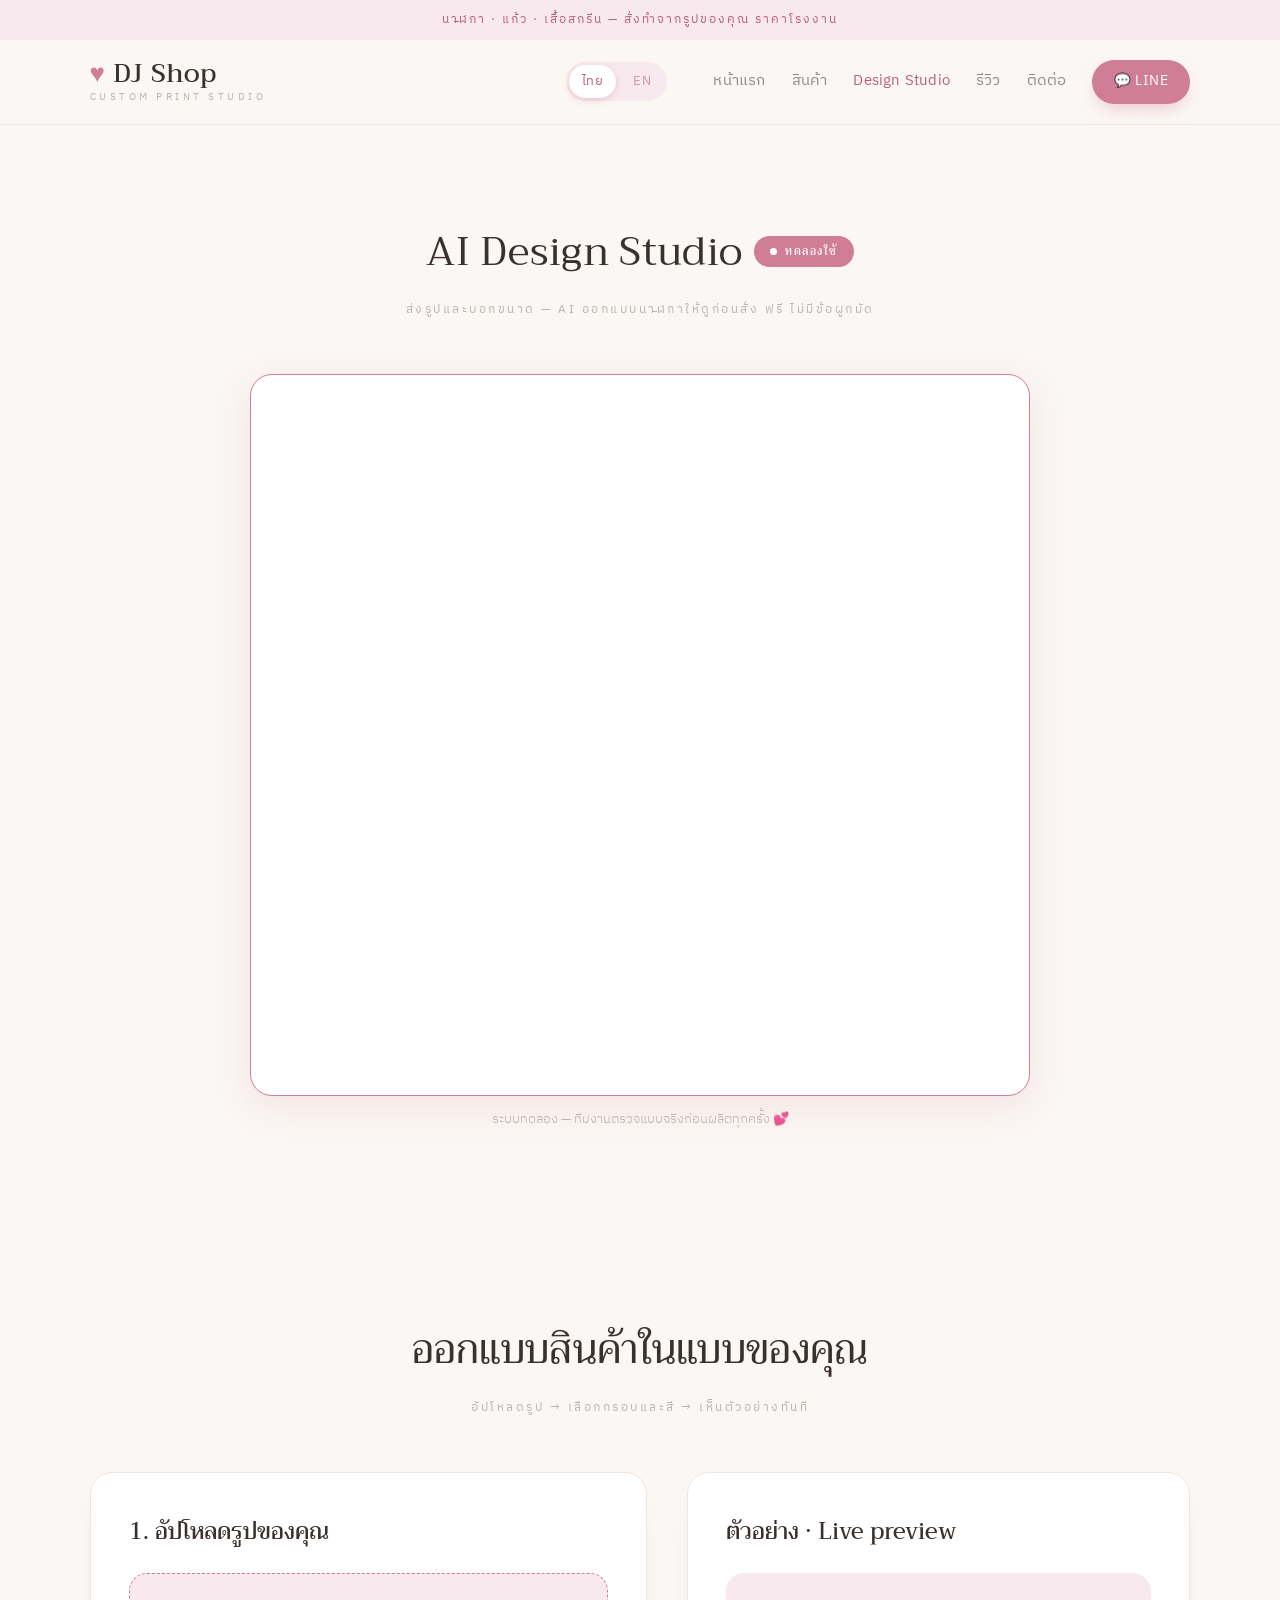
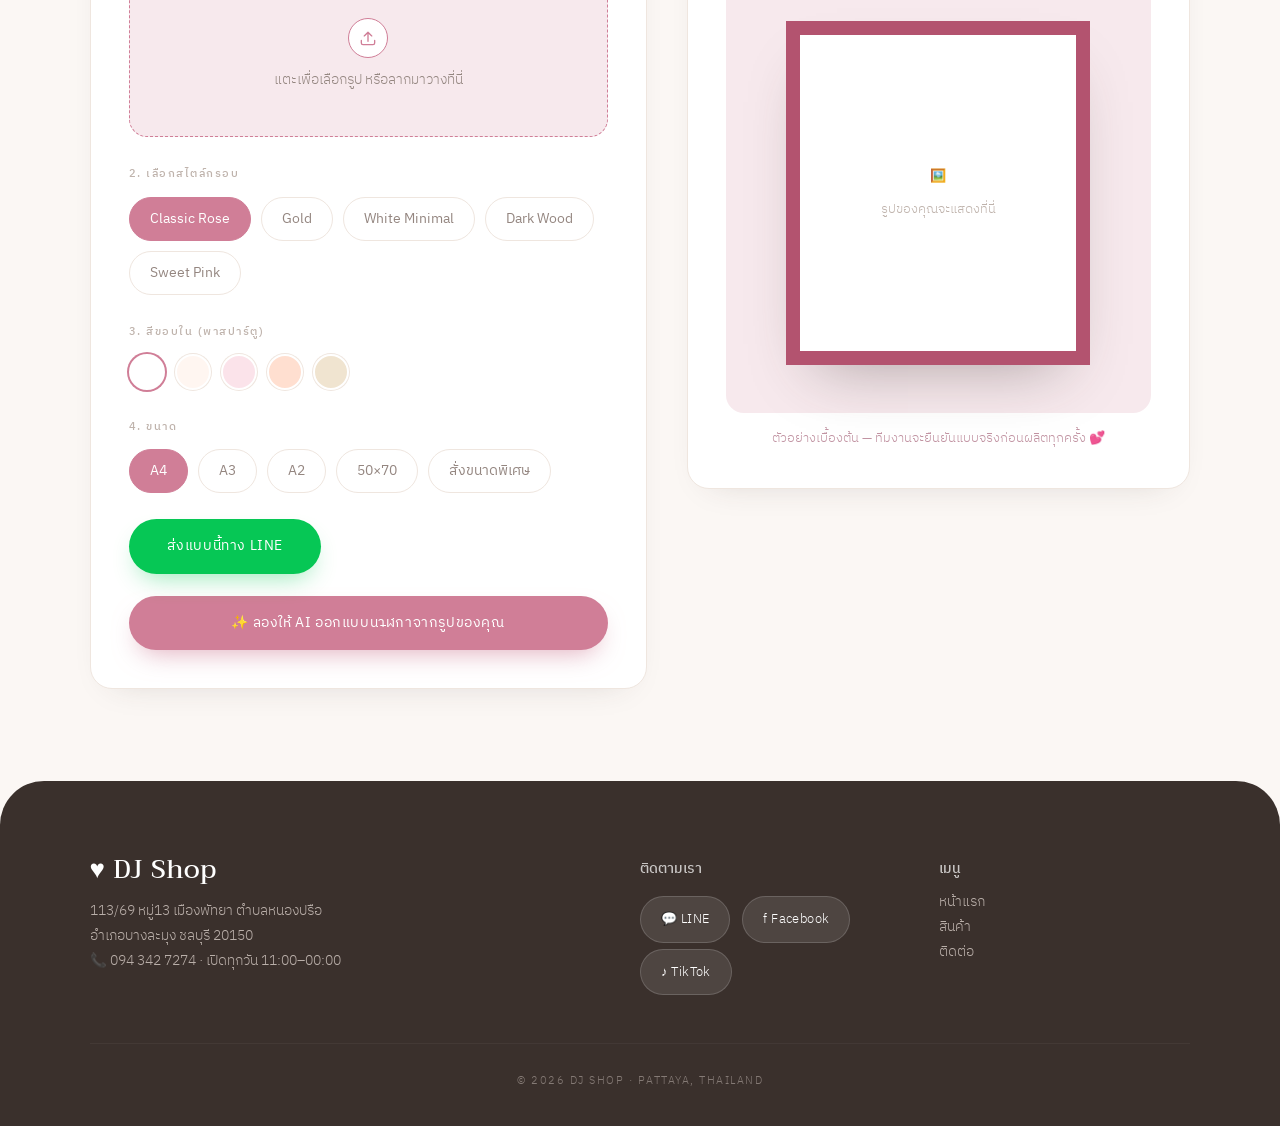
<file: studio.html>
<!DOCTYPE html>
<html lang="th">
<head>
<meta charset="UTF-8">
<meta name="viewport" content="width=device-width, initial-scale=1.0">
<title>Design Studio — ออกแบบสินค้าของคุณเอง | DJ Shop</title>
<meta name="description" content="อัปโหลดรูป เลือกสไตล์กรอบและโทนสี ดูตัวอย่างทันที แล้วส่งแบบให้ร้านผ่าน LINE — เร็ว ๆ นี้พร้อม AI Design Studio">
<link rel="canonical" href="https://pattayacustomprint.com/studio.html">
<link rel="icon" href="favicon.svg" type="image/svg+xml">
<meta property="og:type" content="website">
<meta property="og:site_name" content="DJ Shop">
<meta property="og:locale" content="th_TH">
<meta property="og:title" content="Design Studio — ออกแบบสินค้าของคุณเอง | DJ Shop">
<meta property="og:description" content="อัปโหลดรูป เลือกสไตล์กรอบและโทนสี ดูตัวอย่างทันที แล้วส่งแบบให้ร้านผ่าน LINE — เร็ว ๆ นี้พร้อม AI Design Studio">
<meta property="og:url" content="https://pattayacustomprint.com/studio.html">
<meta property="og:image" content="https://pattayacustomprint.com/og-image.jpg">
<meta property="og:image:width" content="1200">
<meta property="og:image:height" content="630">
<meta name="twitter:card" content="summary_large_image">
<meta name="theme-color" content="#D07E97">
<link href="https://fonts.googleapis.com/css2?family=Trirong:ital,wght@0,300;0,400;0,500;0,600;1,400&family=IBM+Plex+Sans+Thai:wght@300;400;500;600&display=swap" rel="stylesheet">
<link rel="stylesheet" href="style.css?v=15">
<script type="application/ld+json">
{"@context":"https://schema.org","@type":"BreadcrumbList","itemListElement":[{"@type":"ListItem","position":1,"name":"หน้าแรก","item":"https://pattayacustomprint.com/"},{"@type":"ListItem","position":2,"name":"Design Studio","item":"https://pattayacustomprint.com/studio.html"}]}
</script>
</head>
<body>

<div class="topbar" data-i18n="topbar">นาฬิกา · แก้ว · เสื้อสกรีน — สั่งทำจากรูปของคุณ ราคาโรงงาน</div>

<header>
  <a class="logo" href="index.html"><span class="heart">♥</span> DJ Shop<small>CUSTOM PRINT STUDIO</small></a>
  <div class="langsw"><button data-lang="th" class="on">ไทย</button><button data-lang="en">EN</button></div>
  <button class="burger" onclick="document.getElementById('nav').classList.toggle('open')">☰</button>
  <nav id="nav">
    <a href="index.html" data-i18n="nav.home">หน้าแรก</a>
    <a href="shop.html" data-i18n="nav.shop">สินค้า</a>
    <a href="studio.html" class="active" data-i18n="nav.studio">Design Studio ✨</a>
    <a href="index.html#reviews" data-i18n="nav.reviews">รีวิว</a>
    <a href="index.html#contact" data-i18n="nav.contact">ติดต่อ</a>
    <a class="cta" href="#">💬 LINE</a>
  </nav>
</header>

<!-- AI-дизайнер (тестовая зона, 09.11.2026): чат с ботом-дизайнером DJ Shop в окне; сервис — de-test на Railway -->
<section class="section ai-live" id="ai">
  <h1><span data-i18n="ai.h">AI Design Studio</span> <span class="ai-badge" data-i18n="ai.beta">ทดลองใช้</span></h1>
  <div class="sub" data-i18n="ai.sub2">ส่งรูปและบอกขนาด — AI ออกแบบนาฬิกาให้ดูก่อนสั่ง ฟรี ไม่มีข้อผูกมัด</div>
  <div class="ai-frame"><iframe id="ai-iframe" src="https://de-test-production.up.railway.app/w?lang=th&amp;embed=1" title="AI Design Studio" loading="lazy" allow="clipboard-write"></iframe></div>
  <p class="ai-note" data-i18n="ai.note2">ระบบทดลอง — ทีมงานตรวจแบบจริงก่อนผลิตทุกครั้ง 💕</p>
</section>

<section class="section">
  <h1 data-i18n="st.h2">ออกแบบกรอบในแบบของคุณ</h1>
  <div class="sub" data-i18n="st.sub">อัปโหลดรูป → เลือกกรอบและสี → เห็นตัวอย่างทันที</div>

  <div class="studio">
    <div class="panel">
      <h3 data-i18n="st.1">1. อัปโหลดรูปของคุณ</h3>
      <label class="drop" id="drop"><span data-i18n="st.drop">📤 แตะเพื่อเลือกรูป หรือลากมาวางที่นี่</span>
        <input type="file" id="file" accept="image/*" hidden>
      </label>

      <div class="opt-title" data-i18n="st.2">2. เลือกสไตล์กรอบ</div>
      <div class="chipset" id="styles">
        <button class="chip on" data-w="14" data-c="#B3536F">Classic Rose</button>
        <button class="chip" data-w="10" data-c="#C9A86A">Gold</button>
        <button class="chip" data-w="8"  data-c="#FFFFFF">White Minimal</button>
        <button class="chip" data-w="16" data-c="#5C4048">Dark Wood</button>
        <button class="chip" data-w="12" data-c="#E8A0B4">Sweet Pink</button>
      </div>

      <div class="opt-title" data-i18n="st.3">3. สีขอบใน (พาสปาร์ตู)</div>
      <div class="chipset" id="mats">
        <div class="sw on" data-m="#FFFFFF" style="background:#FFFFFF"></div>
        <div class="sw" data-m="#FFF6F1" style="background:#FFF6F1"></div>
        <div class="sw" data-m="#FBE3EA" style="background:#FBE3EA"></div>
        <div class="sw" data-m="#FFDFD0" style="background:#FFDFD0"></div>
        <div class="sw" data-m="#F0E4D0" style="background:#F0E4D0"></div>
      </div>

      <div class="opt-title" data-i18n="st.4">4. ขนาด</div>
      <div class="chipset" id="sizes">
        <button class="chip on">A4</button>
        <button class="chip">A3</button>
        <button class="chip">A2</button>
        <button class="chip">50×70</button>
        <button class="chip" data-i18n="st.custom">สั่งขนาดพิเศษ</button>
      </div>

      <div style="margin-top:26px">
        <a class="btn btn-line" href="#" id="send" data-i18n="st.send">💬 ส่งแบบนี้ให้ร้านทาง LINE</a>
      </div>

      <a class="btn btn-primary" href="#ai" style="display:block;margin-top:22px;text-align:center" data-i18n="ai.go">✨ ลองให้ AI ออกแบบนาฬิกาจากรูปของคุณ</a>
    </div>

    <div class="panel">
      <h3 data-i18n="st.prev">ตัวอย่าง · Live preview</h3>
      <div class="preview-area">
        <div class="frame-preview" id="frame" style="border:14px solid #B3536F">
          <div class="mat" id="mat" style="padding:18px;background:#FFFFFF">
            <div class="ph" id="ph">🖼️<span data-i18n="st.ph">รูปของคุณจะแสดงที่นี่</span></div>
            <img id="img" style="display:none" alt="preview">
          </div>
        </div>
      </div>
      <p style="font-size:13px;color:#c193a2;margin-top:14px;text-align:center" data-i18n="st.note">ตัวอย่างเบื้องต้น — ทีมงานจะยืนยันแบบจริงก่อนผลิตทุกครั้ง 💕</p>
    </div>
  </div>
</section>

<footer>
  <div class="fgrid">
    <div>
      <div class="logo hand">♥ DJ Shop</div>
      <p>113/69 หมู่13 เมืองพัทยา ตำบลหนองปรือ<br>อำเภอบางละมุง ชลบุรี 20150<br>📞 094 342 7274 · <span data-i18n="footer.open">เปิดทุกวัน</span></p>
    </div>
    <div>
      <p style="font-weight:500;color:#fff;margin-bottom:8px" data-i18n="footer.follow">ติดตามเรา</p>
      <div class="socials">
        <a class="line" href="#">💬 LINE</a>
        <a class="fb" href="https://www.facebook.com/share/19SeNPXHiD/" target="_blank" rel="noopener noreferrer">f Facebook</a>
        <a class="tt" href="https://www.tiktok.com/@gotolove65" target="_blank" rel="noopener noreferrer">♪ TikTok</a>
      </div>
    </div>
    <div>
      <p style="font-weight:500;color:#fff;margin-bottom:8px" data-i18n="footer.menu">เมนู</p>
      <p><a href="index.html" style="text-decoration:none" data-i18n="nav.home">หน้าแรก</a><br><a href="shop.html" style="text-decoration:none" data-i18n="nav.shop">สินค้า</a><br><a href="index.html#contact" style="text-decoration:none" data-i18n="nav.contact">ติดต่อ</a></p>
    </div>
  </div>
  <div class="copy">© 2026 DJ Shop · Pattaya, Thailand</div>
</footer>

<script src="i18n.js?v=16"></script>
<script src="order.js?v=7"></script>
<script>
const file=document.getElementById('file'),drop=document.getElementById('drop'),
      img=document.getElementById('img'),ph=document.getElementById('ph'),
      frame=document.getElementById('frame'),mat=document.getElementById('mat');

function show(f){
  if(!f||!f.type.startsWith('image/'))return;
  const r=new FileReader();
  r.onload=e=>{img.src=e.target.result;img.style.display='block';ph.style.display='none';};
  r.readAsDataURL(f);
}
file.addEventListener('change',()=>show(file.files[0]));
drop.addEventListener('dragover',e=>{e.preventDefault();drop.classList.add('dragover');});
drop.addEventListener('dragleave',()=>drop.classList.remove('dragover'));
drop.addEventListener('drop',e=>{e.preventDefault();drop.classList.remove('dragover');show(e.dataTransfer.files[0]);});

document.querySelectorAll('#styles .chip').forEach(c=>c.addEventListener('click',()=>{
  document.querySelectorAll('#styles .chip').forEach(x=>x.classList.remove('on'));c.classList.add('on');
  frame.style.border=c.dataset.w+'px solid '+c.dataset.c;
}));
document.querySelectorAll('#mats .sw').forEach(s=>s.addEventListener('click',()=>{
  document.querySelectorAll('#mats .sw').forEach(x=>x.classList.remove('on'));s.classList.add('on');
  mat.style.background=s.dataset.m;
}));
// язык окна AI — как у сайта (ไทย / EN); номер чата хранится в самом окне, переписка не теряется
(function(){
  const fr=document.getElementById('ai-iframe'); if(!fr) return;
  const set=(l)=>{const u=new URL(fr.src); if(u.searchParams.get('lang')!==l){u.searchParams.set('lang',l); fr.src=u.toString();}};
  let l='th'; try{l=localStorage.getItem('djshop_lang')||'th';}catch(e){}
  set(l==='en'?'en':'th');
  document.querySelectorAll('.langsw button').forEach(b=>b.addEventListener('click',()=>set(b.dataset.lang==='en'?'en':'th')));
})();
document.querySelectorAll('#sizes .chip').forEach(c=>c.addEventListener('click',()=>{
  document.querySelectorAll('#sizes .chip').forEach(x=>x.classList.remove('on'));c.classList.add('on');
}));

</script>

</body>
</html>
</file>
<file: style.css>
/* ============================================================
   DJ Shop — Soft Gallery (airy, rounded, pleasant)
   Display: Trirong (serif, TH+Latin) · Body: IBM Plex Sans Thai
   ============================================================ */
:root{
  --bg:#FBF7F4;        /* warm paper */
  --surface:#FFFFFF;
  --ink:#3A302C;       /* soft warm charcoal */
  --muted:#948680;     /* warm gray */
  --faint:#BFB3AC;
  --line:#EFE6DF;      /* hairline */
  --rose:#D07E97;      /* soft rose accent */
  --rose-deep:#B95F7C;
  --rose-soft:#F7E9ED; /* soft tint fill */
  --line-green:#06C755;
  --fb:#1877F2;
  --radius:22px;
  --radius-pill:40px;
}
*{margin:0;padding:0;box-sizing:border-box}
html{scroll-behavior:smooth}
body{font-family:'IBM Plex Sans Thai',sans-serif;background:var(--bg);color:var(--ink);line-height:1.75;font-weight:300;-webkit-font-smoothing:antialiased;text-rendering:optimizeLegibility}
.serif,.hand{font-family:'Trirong',serif}
a{color:inherit;text-decoration:none}
img{display:block}

/* ---------- Top bar ---------- */
.topbar{background:var(--rose-soft);color:var(--rose-deep);text-align:center;font-size:11.5px;letter-spacing:2px;text-transform:uppercase;padding:10px;font-weight:400}

/* ---------- Header ---------- */
header{display:flex;justify-content:space-between;align-items:center;padding:20px 7%;background:rgba(251,247,244,.85);backdrop-filter:blur(14px);position:sticky;top:0;z-index:50;border-bottom:1px solid var(--line)}
.logo{font-family:'Trirong',serif;font-size:26px;font-weight:500;color:var(--ink);line-height:1;letter-spacing:.3px}
.logo .heart{color:var(--rose)}
.logo small{display:block;font-size:9.5px;letter-spacing:3.5px;color:var(--faint);font-family:'IBM Plex Sans Thai',sans-serif;font-weight:400;margin-top:6px;text-transform:uppercase}
nav{display:flex;align-items:center}
nav a{margin-left:26px;font-size:14.5px;color:var(--muted);font-weight:400;letter-spacing:.2px;transition:color .25s}
nav a:hover,nav a.active{color:var(--rose-deep)}
nav a.cta{color:#fff;background:var(--rose);border-radius:var(--radius-pill);padding:10px 22px;letter-spacing:.5px;font-size:13.5px;transition:.25s;box-shadow:0 8px 20px -8px rgba(208,126,151,.6)}
nav a.cta:hover{background:var(--rose-deep)}
.burger{display:none;font-size:24px;background:none;border:none;color:var(--ink);cursor:pointer}

/* language switch */
.langsw{display:flex;gap:4px;margin-left:auto;margin-right:20px;background:var(--rose-soft);border-radius:var(--radius-pill);padding:3px}
.langsw button{border:none;background:none;font-family:'IBM Plex Sans Thai',sans-serif;font-size:12.5px;letter-spacing:.5px;padding:6px 13px;cursor:pointer;color:var(--rose-deep);border-radius:var(--radius-pill);transition:.2s;opacity:.6}
.langsw button.on{background:#fff;opacity:1;box-shadow:0 2px 8px -2px rgba(185,95,124,.4)}

/* ---------- Buttons ---------- */
.btn{display:inline-block;padding:15px 38px;text-decoration:none;font-weight:400;font-size:14px;letter-spacing:.6px;border:none;cursor:pointer;font-family:'IBM Plex Sans Thai',sans-serif;transition:.3s;border-radius:var(--radius-pill)}
.btn-primary{background:var(--rose);color:#fff;box-shadow:0 12px 26px -10px rgba(208,126,151,.65)}
.btn-primary:hover{background:var(--rose-deep);transform:translateY(-2px);box-shadow:0 16px 30px -10px rgba(185,95,124,.7)}
.btn-line{background:var(--line-green);color:#fff;box-shadow:0 12px 26px -10px rgba(6,199,85,.45)}
.btn-line:hover{filter:brightness(.96);transform:translateY(-2px)}
.btn-ghost{border:1px solid var(--line);color:var(--ink);background:var(--surface)}
.btn-ghost:hover{border-color:var(--rose)}

/* ---------- Sections ---------- */
.section{padding:92px 7%}
.section h1,.section h2{font-family:'Trirong',serif;font-size:40px;font-weight:400;text-align:center;color:var(--ink);margin-bottom:12px;letter-spacing:.3px}
.section .sub{text-align:center;color:var(--faint);margin-bottom:54px;font-size:12px;letter-spacing:2.5px;text-transform:uppercase;font-weight:400}

/* ---------- Product grid ---------- */
.cards{display:grid;grid-template-columns:repeat(4,1fr);gap:28px}
.card{background:var(--surface);border:1px solid var(--line);border-radius:var(--radius);overflow:hidden;text-align:left;transition:transform .45s cubic-bezier(.2,.7,.3,1),box-shadow .45s;display:flex;flex-direction:column;box-shadow:0 14px 34px -22px rgba(58,48,44,.28)}
.card:hover{transform:translateY(-8px);box-shadow:0 34px 60px -30px rgba(58,48,44,.4)}
.card .img{aspect-ratio:3/4;display:flex;align-items:center;justify-content:center;font-size:46px;background:var(--rose-soft);position:relative;overflow:hidden}
.card .img.p34{aspect-ratio:3/4}
.card .img img{width:100%;height:100%;object-fit:cover;transition:transform .8s cubic-bezier(.2,.7,.3,1)}
.card:hover .img img{transform:scale(1.05)}
.card .body{padding:24px 24px 26px;display:flex;flex-direction:column;flex:1}
.card h3{font-family:'Trirong',serif;font-size:20px;font-weight:500;letter-spacing:.2px;line-height:1.3}
.card .en{font-size:11px;letter-spacing:1.2px;text-transform:uppercase;color:var(--rose);margin:7px 0 11px;font-weight:400}
.card p{font-size:13.5px;color:var(--muted);font-weight:300;line-height:1.65;flex:1}
/* price + buy block */
.price-lg{display:block;font-family:'Trirong',serif;font-size:30px;font-weight:500;color:var(--ink);margin-top:20px;letter-spacing:.5px}
.price-lg.price-ask{font-family:'IBM Plex Sans Thai',sans-serif;font-size:17px;font-weight:500;color:var(--muted);padding:7px 0 2px}
.price-lg .cur{font-size:16px;color:var(--rose);margin-right:4px;vertical-align:3px}
.badge{position:absolute;top:15px;left:15px;background:rgba(255,255,255,.94);backdrop-filter:blur(4px);color:var(--rose-deep);border-radius:var(--radius-pill);padding:6px 15px;font-size:10.5px;font-weight:500;letter-spacing:1px;text-transform:uppercase;box-shadow:0 4px 12px -4px rgba(58,48,44,.25)}
.gdots{position:absolute;bottom:14px;left:0;right:0;display:flex;gap:6px;justify-content:center;z-index:2}
.gdots span{width:7px;height:7px;border-radius:50%;background:rgba(255,255,255,.6);cursor:pointer;transition:.2s}
.gdots span.on{background:#fff;width:20px;border-radius:4px}

/* Buy button — LINE-branded action */
.btn-buy{display:block;margin:14px 0 0;background:var(--line-green);color:#fff;border:none;border-radius:var(--radius-pill);padding:14px;text-align:center;font-weight:500;font-size:13.5px;letter-spacing:.5px;transition:.3s;box-shadow:0 10px 24px -11px rgba(6,199,85,.72)}
.btn-buy:hover{background:#05B94F;transform:translateY(-2px);box-shadow:0 15px 30px -12px rgba(6,199,85,.82)}

/* T-shirt placeholder — honest until real product photography arrives */
.tee-art{background:linear-gradient(145deg,#ECFFF4 0%,#DDF8E8 52%,#F9FFFB 100%)!important;isolation:isolate}
.tee-art::before{content:"";position:absolute;width:68%;aspect-ratio:1;border-radius:50%;background:rgba(255,255,255,.78);box-shadow:0 24px 48px -28px rgba(6,199,85,.55)}
.tee-art::after{content:"CUSTOM\A PRINT";white-space:pre;position:absolute;z-index:2;text-align:center;font-size:10px;line-height:1.25;letter-spacing:2px;font-weight:600;color:#fff;transform:translateY(7px) rotate(-4deg)}
.tee-art .tee-icon{position:relative;z-index:1;font-size:82px;line-height:1;transform:rotate(-4deg);filter:drop-shadow(0 18px 14px rgba(28,91,56,.16))}

/* ---------- Steps ---------- */
.steps{display:flex;justify-content:space-between;gap:40px;max-width:960px;margin:0 auto}
.step{flex:1;text-align:center}
.step .ic{font-family:'Trirong',serif;font-size:30px;color:#fff;margin:0 auto 18px;font-weight:400;width:64px;height:64px;border-radius:50%;background:var(--rose);display:flex;align-items:center;justify-content:center;box-shadow:0 12px 26px -12px rgba(208,126,151,.7)}
.step h4{font-family:'Trirong',serif;font-weight:500;margin-bottom:8px;font-size:19px}
.step p{font-size:13.5px;color:var(--muted);font-weight:300}

/* ---------- Reviews ---------- */
.reviews{display:grid;grid-template-columns:repeat(3,1fr);gap:28px}
.rev{background:var(--surface);border:1px solid var(--line);border-radius:var(--radius);padding:36px 32px;box-shadow:0 14px 34px -24px rgba(58,48,44,.24)}
.rev .stars{color:var(--rose);margin-bottom:14px;letter-spacing:3px;font-size:13px}
.rev p{font-family:'Trirong',serif;font-size:18px;font-style:italic;color:var(--ink);line-height:1.6;font-weight:400}
.rev .who{margin-top:20px;color:var(--ink);font-size:13.5px;font-weight:500}
.rev .src{font-size:11px;color:var(--faint);margin-top:4px;letter-spacing:.5px}
.gbadge{display:flex;align-items:center;justify-content:center;gap:12px;margin-bottom:44px;font-size:12px;color:var(--muted);letter-spacing:1px}
.gbadge b{font-family:'Trirong',serif;font-size:26px;color:var(--ink)}
.gbadge .stars{color:var(--rose);font-size:16px;letter-spacing:2px}

/* ---------- Contact ---------- */
.contact-grid{display:grid;grid-template-columns:1fr 1.25fr;gap:32px;align-items:stretch}
.cinfo{background:var(--surface);border:1px solid var(--line);border-radius:var(--radius);padding:46px;box-shadow:0 14px 34px -24px rgba(58,48,44,.24)}
.cinfo h3{font-family:'Trirong',serif;color:var(--ink);font-size:28px;margin-bottom:24px;font-weight:500}
.cinfo .row{display:flex;gap:14px;margin-bottom:18px;font-size:14.5px;color:var(--muted);align-items:flex-start;font-weight:300}
.cinfo .row .i{color:var(--rose);font-size:15px;margin-top:2px}
.map-wrap{border-radius:var(--radius);overflow:hidden;border:1px solid var(--line);min-height:360px}
.map-wrap iframe{width:100%;height:100%;min-height:360px;border:0;display:block;filter:grayscale(.2) contrast(.98)}

/* ---------- Socials / footer ---------- */
.socials a{display:inline-flex;align-items:center;gap:8px;background:rgba(255,255,255,.1);border:1px solid rgba(255,255,255,.16);border-radius:var(--radius-pill);padding:11px 20px;color:#fff;font-size:13px;letter-spacing:.4px;margin:6px 8px 0 0;transition:.25s}
.socials a:hover{background:rgba(255,255,255,.16);transform:translateY(-2px)}
footer{background:var(--ink);color:#EBE0DA;padding:76px 7% 34px;margin-top:0;border-radius:44px 44px 0 0}
.fgrid{display:grid;grid-template-columns:2fr 1fr 1fr;gap:48px;margin-bottom:48px}
footer .logo{color:#fff;margin-bottom:16px}
footer p{font-size:13.5px;opacity:.72;font-weight:300;line-height:1.85}
footer a{transition:opacity .2s}
footer a:hover{opacity:.7}
.copy{text-align:center;font-size:11px;letter-spacing:1.5px;text-transform:uppercase;opacity:.42;border-top:1px solid rgba(255,255,255,.1);padding-top:28px}

/* ---------- Chat ---------- */
.chat{position:fixed;bottom:26px;right:26px;background:var(--rose);color:#fff;border-radius:var(--radius-pill);padding:15px 26px;display:flex;align-items:center;gap:10px;font-size:13.5px;letter-spacing:.4px;cursor:pointer;z-index:99;transition:.28s;box-shadow:0 16px 32px -14px rgba(208,126,151,.75)}
.chat:hover{background:var(--rose-deep);transform:translateY(-2px)}

/* ---------- Shop filters (soft pills) ---------- */
.filters{display:flex;gap:12px;justify-content:center;flex-wrap:wrap;margin-bottom:54px}
.fbtn{background:var(--surface);border:1px solid var(--line);border-radius:var(--radius-pill);padding:11px 26px;font-size:14px;letter-spacing:.3px;color:var(--muted);cursor:pointer;font-family:'IBM Plex Sans Thai',sans-serif;transition:.25s}
.fbtn:hover{border-color:var(--rose);color:var(--rose-deep);transform:translateY(-1px)}
.fbtn.on{background:var(--rose);border-color:var(--rose);color:#fff;box-shadow:0 10px 22px -10px rgba(208,126,151,.65)}
.note{max-width:680px;margin:40px auto 0;border:1px solid var(--line);border-radius:var(--radius);padding:22px 28px;font-size:13.5px;color:var(--muted);text-align:center;font-weight:300;background:var(--surface);box-shadow:0 14px 34px -24px rgba(58,48,44,.2)}

/* ---------- Studio ---------- */
.studio{display:grid;grid-template-columns:1.05fr .95fr;gap:40px;align-items:start}
.panel{background:var(--surface);border:1px solid var(--line);border-radius:var(--radius);padding:38px;box-shadow:0 14px 34px -24px rgba(58,48,44,.22)}
.panel h3{font-family:'Trirong',serif;color:var(--ink);font-size:23px;margin-bottom:22px;font-weight:500}
.drop{display:flex;flex-direction:column;align-items:center;justify-content:center;gap:10px;border:1.5px dashed var(--rose);border-radius:18px;padding:44px 24px;text-align:center;color:var(--muted);font-size:14px;background:var(--rose-soft);cursor:pointer;transition:.25s;font-weight:300;min-height:150px;margin:0 0 4px}
.drop::before{content:"";width:38px;height:38px;border-radius:50%;background:#fff;border:1px solid var(--rose);background-image:url("data:image/svg+xml,%3Csvg xmlns='http://www.w3.org/2000/svg' viewBox='0 0 24 24' fill='none' stroke='%23D07E97' stroke-width='1.6' stroke-linecap='round'%3E%3Cpath d='M12 16V5m0 0L7.5 9.5M12 5l4.5 4.5'/%3E%3Cpath d='M4 15v3a2 2 0 0 0 2 2h12a2 2 0 0 0 2-2v-3'/%3E%3C/svg%3E");background-repeat:no-repeat;background-position:center;background-size:20px;transition:.25s}
.drop:hover::before{transform:translateY(-3px)}
.drop.dragover{background:#f2dbe1;border-color:var(--rose-deep)}
.drop:hover{background:#f2dbe1}
.opt-title{font-family:'IBM Plex Sans Thai',sans-serif;font-size:11px;letter-spacing:1.5px;color:var(--faint);margin:28px 0 12px;text-transform:uppercase;font-weight:500}
.chipset{display:flex;gap:10px;flex-wrap:wrap}
.chip{border:1px solid var(--line);border-radius:var(--radius-pill);padding:10px 20px;font-size:13.5px;cursor:pointer;background:var(--surface);transition:.22s;font-family:'IBM Plex Sans Thai',sans-serif;color:var(--muted);font-weight:400}
.chip:hover{border-color:var(--rose)}
.chip.on{border-color:var(--rose);background:var(--rose);color:#fff}
.sw{width:36px;height:36px;border-radius:50%;border:2px solid #fff;box-shadow:0 0 0 1px var(--line);cursor:pointer;transition:.2s}
.sw.on{box-shadow:0 0 0 2px var(--rose)}
.preview-area{display:flex;align-items:center;justify-content:center;background:var(--rose-soft);border-radius:18px;padding:36px;min-height:440px}
.frame-preview{background:#fff;box-shadow:0 30px 60px -30px rgba(58,48,44,.4);display:flex;align-items:center;justify-content:center;transition:.25s}
.frame-preview .mat{background:#fff;display:flex;align-items:center;justify-content:center;transition:.25s}
.frame-preview img{max-width:260px;max-height:300px;object-fit:cover}
.frame-preview .ph{width:240px;height:280px;display:flex;flex-direction:column;gap:10px;align-items:center;justify-content:center;color:var(--faint);font-size:13px;background:#fff;font-weight:300}
.ai-soon{margin-top:22px;border:1px solid var(--rose);border-radius:18px;color:var(--rose-deep);padding:20px 24px;font-size:13.5px;font-weight:300;line-height:1.7;background:var(--rose-soft)}
.ai-soon b{font-weight:500;color:var(--ink)}

/* ---------- Accessibility ---------- */
a:focus-visible,button:focus-visible{outline:2px solid var(--rose);outline-offset:3px}

/* ---------- Responsive ---------- */
@media(max-width:900px){
  .cards,.reviews{grid-template-columns:1fr 1fr}
  .steps{flex-direction:column;gap:32px}
  .contact-grid,.studio{grid-template-columns:1fr}
  .fgrid{grid-template-columns:1fr}
  .section{padding:64px 7%}
  .section h1,.section h2{font-size:31px}
  nav{position:fixed;inset:66px 0 auto 0;background:var(--bg);flex-direction:column;padding:20px;display:none;border-bottom:1px solid var(--line)}
  nav.open{display:flex}
  nav a{margin:8px 0}
  .burger{display:block}
  .langsw{margin-right:12px}
}
@media(max-width:560px){.cards,.reviews{grid-template-columns:1fr}}

/* ---------- AI Studio — Coming soon ---------- */
.ai-soon{margin-top:26px;border:1px solid var(--rose);border-radius:20px;padding:0;overflow:hidden;background:linear-gradient(160deg,var(--rose-soft),var(--surface))}
.ai-inner{padding:30px 28px}
.ai-badge{display:inline-flex;align-items:center;gap:8px;background:var(--rose);color:#fff;border-radius:var(--radius-pill);padding:6px 16px;font-size:11px;letter-spacing:1.5px;text-transform:uppercase;font-weight:500;margin-bottom:16px}
.ai-badge::before{content:"";width:7px;height:7px;border-radius:50%;background:#fff;animation:aipulse 1.8s ease-in-out infinite}
@keyframes aipulse{0%,100%{opacity:1;transform:scale(1)}50%{opacity:.45;transform:scale(.75)}}
.ai-soon h4{font-family:'Trirong',serif;font-size:25px;color:var(--ink);font-weight:500;margin-bottom:10px;line-height:1.25}
.ai-soon .lead{font-size:14px;color:var(--muted);font-weight:300;line-height:1.7;margin-bottom:20px}
.ai-list{list-style:none;margin-bottom:24px}
.ai-list li{font-size:13.5px;color:var(--ink);font-weight:300;padding:7px 0 7px 26px;position:relative}
.ai-list li::before{content:"";position:absolute;left:4px;top:15px;width:9px;height:9px;border-radius:50%;border:1.5px solid var(--rose)}
.ai-soon .btn{width:100%;text-align:center;padding:14px}
.ai-soon .note{font-size:12px;color:var(--faint);text-align:center;margin-top:12px;font-weight:300}

/* ---------- Quantity stepper ---------- */
.qty{display:flex;align-items:center;justify-content:center;gap:2px;margin-top:16px;border:1px solid var(--line);border-radius:var(--radius-pill);padding:4px;width:fit-content;margin-left:auto;margin-right:auto;background:var(--surface)}
.qty-btn{width:32px;height:32px;border:none;background:none;border-radius:50%;font-size:17px;line-height:1;color:var(--rose-deep);cursor:pointer;transition:.2s;font-family:'IBM Plex Sans Thai',sans-serif}
.qty-btn:hover{background:var(--rose-soft)}
.qty-val{min-width:34px;text-align:center;font-size:15px;color:var(--ink);font-weight:400}

/* ---------- Toast ---------- */
.dj-toast{position:fixed;left:50%;bottom:28px;transform:translate(-50%,26px);background:var(--ink);color:#fff;padding:14px 26px;border-radius:var(--radius-pill);font-size:13.5px;font-weight:300;letter-spacing:.2px;z-index:200;opacity:0;pointer-events:none;transition:opacity .3s,transform .3s;box-shadow:0 16px 34px -14px rgba(58,48,44,.6);max-width:88vw;text-align:center}
.dj-toast.show{opacity:1;transform:translate(-50%,0)}

/* ---------- Size selector ---------- */
.sizes{display:flex;flex-wrap:wrap;gap:7px;margin-top:16px}
.size-btn{border:1px solid var(--line);background:var(--surface);border-radius:var(--radius-pill);padding:7px 14px;font-size:12.5px;color:var(--muted);cursor:pointer;font-family:'IBM Plex Sans Thai',sans-serif;transition:.22s;white-space:nowrap}
.size-btn:hover{border-color:var(--rose);color:var(--rose-deep)}
.size-btn.on{background:var(--rose);border-color:var(--rose);color:#fff}
.price-lg .from{font-size:12px;color:var(--faint);font-weight:400;letter-spacing:1px;text-transform:uppercase;display:block;margin-bottom:-4px;font-family:'IBM Plex Sans Thai',sans-serif}
.price-lg.changed{animation:pricePop .35s ease}
@keyframes pricePop{0%{transform:scale(1)}45%{transform:scale(1.07)}100%{transform:scale(1)}}

/* ---------- FAQ (видимый, под FAQPage-разметку) ---------- */
.faq{max-width:820px;margin:34px auto 0;display:flex;flex-direction:column;gap:12px}
.faq-item{background:var(--surface);border:1px solid var(--line);border-radius:18px;overflow:hidden;transition:border-color .3s}
.faq-item[open]{border-color:var(--rose)}
.faq-item summary{cursor:pointer;list-style:none;padding:20px 26px;font-weight:500;color:var(--ink);font-size:16px;display:flex;justify-content:space-between;align-items:center;gap:16px}
.faq-item summary::-webkit-details-marker{display:none}
.faq-item summary::after{content:"+";color:var(--rose);font-size:22px;font-weight:300;flex:0 0 auto;transition:transform .3s}
.faq-item[open] summary::after{transform:rotate(45deg)}
.faq-item summary:hover{color:var(--rose-deep)}
.faq-a{padding:0 26px 22px;color:var(--muted);font-weight:300;line-height:1.85;font-size:15px}
.faq-a p{margin:0}
@media(max-width:600px){.faq-item summary{padding:17px 20px;font-size:15px}.faq-a{padding:0 20px 18px;font-size:14px}}

/* ================= QUIZ — подбор товара ================= */
.hero-quiz{text-align:center;padding:70px 7% 40px}
.hero-quiz h1{font-size:46px;font-family:'Trirong',serif;font-weight:400;color:var(--ink);line-height:1.18;letter-spacing:.4px;margin-bottom:14px}
.hero-quiz .lead{max-width:520px;margin:0 auto 34px;color:var(--muted);font-size:16px;font-weight:300;line-height:1.75}
.quiz{max-width:760px;margin:0 auto;background:var(--surface);border:1px solid var(--line);border-radius:var(--radius);padding:34px 30px 30px;box-shadow:0 18px 44px -30px rgba(58,48,44,.3)}
.q-bar{height:3px;background:var(--line);border-radius:3px;margin-bottom:26px;overflow:hidden}
.q-bar i{display:block;height:100%;background:var(--rose);border-radius:3px;transition:width .45s cubic-bezier(.2,.7,.3,1)}
.q-title{font-family:'Trirong',serif;font-size:25px;color:var(--ink);margin-bottom:6px;font-weight:400}
.q-hint{color:var(--faint);font-size:13px;margin-bottom:24px;font-weight:300}
.q-opts{display:grid;grid-template-columns:repeat(auto-fit,minmax(150px,1fr));gap:12px}
.q-opt{background:var(--bg);border:1px solid var(--line);border-radius:18px;padding:22px 14px;cursor:pointer;transition:all .25s;text-align:center;font-family:inherit;font-size:15px;color:var(--ink);font-weight:400;line-height:1.5}
.q-opt:hover{border-color:var(--rose);background:var(--rose-soft);transform:translateY(-3px)}
.q-opt .ic{display:block;font-size:30px;margin-bottom:9px;line-height:1}
.q-opt small{display:block;color:var(--muted);font-size:12px;font-weight:300;margin-top:5px}
.q-back{margin-top:20px;background:none;border:none;color:var(--muted);font-size:14px;cursor:pointer;font-family:inherit;padding:6px}
.q-back:hover{color:var(--rose-deep)}
.q-res-head{font-family:'Trirong',serif;font-size:25px;color:var(--ink);margin-bottom:4px}
.q-res-sub{color:var(--muted);font-size:14px;font-weight:300;margin-bottom:24px}
.q-cards{display:grid;grid-template-columns:repeat(auto-fit,minmax(190px,1fr));gap:16px;text-align:left}
.q-cards .card{margin:0}
.q-again{margin-top:26px;display:flex;gap:12px;justify-content:center;flex-wrap:wrap}
.quiz-skip{display:inline-block;margin-top:22px;color:var(--muted);font-size:14px;text-decoration:none;border-bottom:1px solid var(--line);padding-bottom:2px}
.quiz-skip:hover{color:var(--rose-deep);border-color:var(--rose)}
@media(max-width:600px){
  .hero-quiz{padding:44px 5% 30px}
  .hero-quiz h1{font-size:31px}
  .quiz{padding:24px 18px 22px;border-radius:20px}
  .q-title{font-size:21px}
  .q-opts{grid-template-columns:1fr 1fr;gap:10px}
  .q-opt{padding:18px 10px;font-size:14px}
  .q-cards{grid-template-columns:1fr 1fr;gap:12px}
}

/* плейсхолдеры карточек без фото */
.clk-art{background:linear-gradient(145deg,#FDF2F6 0%,#F7E3EB 52%,#FFF9FB 100%)!important;isolation:isolate}
.frm-art{background:linear-gradient(145deg,#FBF6EF 0%,#F3E7D6 52%,#FFFCF7 100%)!important;isolation:isolate}
.clk-art::before,.frm-art::before{content:"";position:absolute;width:66%;aspect-ratio:1;border-radius:50%;background:rgba(255,255,255,.8);box-shadow:0 24px 48px -28px rgba(185,95,124,.5)}
.clk-art .tee-icon,.frm-art .tee-icon{position:relative;z-index:1;font-size:74px;line-height:1;filter:drop-shadow(0 16px 13px rgba(90,60,70,.15))}

/* AI Design Studio — окно чата с ботом-дизайнером (09.11.2026) */
.ai-live h1{display:flex;align-items:center;justify-content:center;gap:12px;flex-wrap:wrap}
.ai-live .ai-badge{margin-bottom:0;vertical-align:middle}
.ai-frame{max-width:780px;margin:22px auto 0;border:1px solid var(--rose);border-radius:22px;overflow:hidden;background:#fff;box-shadow:0 10px 40px rgba(179,83,111,.12)}
.ai-frame iframe{display:block;width:100%;height:min(720px,82vh);border:0}
.ai-note{font-size:13px;color:var(--faint);text-align:center;margin-top:12px;font-weight:300}
@media (max-width:640px){.ai-frame{margin-left:-6px;margin-right:-6px;border-radius:16px}.ai-frame iframe{height:78vh}}
</file>
<file: home.css>
/* ============================================================
   DJ Shop — single-screen quiz landing
   Inspired by quiz-site patterns: one question, visible progress,
   visual answers, branching and one clear result.
   ============================================================ */

.home-html{height:100%;overflow:hidden}
body.home-page{
  min-height:100svh;
  height:100svh;
  overflow:hidden;
  display:grid;
  grid-template-rows:auto minmax(0,1fr) auto;
  background:
    radial-gradient(circle at 12% 18%,rgba(208,126,151,.13),transparent 27%),
    radial-gradient(circle at 88% 82%,rgba(201,168,106,.11),transparent 24%),
    var(--bg);
}

.home-header{
  position:relative;
  top:auto;
  display:grid;
  grid-template-columns:auto 1fr auto;
  gap:28px;
  align-items:center;
  min-height:76px;
  padding:14px clamp(18px,5vw,72px);
  background:rgba(251,247,244,.9);
  border-bottom:1px solid var(--line);
  backdrop-filter:blur(18px);
}
.home-header .logo{white-space:nowrap}
.home-nav{
  position:static;
  inset:auto;
  display:flex;
  flex-direction:row;
  justify-content:center;
  align-items:center;
  gap:8px;
  padding:0;
  border:0;
  background:transparent;
}
.home-nav a{
  margin:0;
  padding:9px 15px;
  border-radius:var(--radius-pill);
  color:var(--muted);
  font-size:13.5px;
  font-weight:400;
  white-space:nowrap;
}
.home-nav a:hover,.home-nav a:focus-visible{color:var(--rose-deep);background:var(--rose-soft)}
.home-actions{display:flex;align-items:center;gap:10px}
.home-actions .langsw{margin:0}
.home-line{
  display:inline-flex;
  align-items:center;
  justify-content:center;
  min-height:38px;
  padding:8px 17px;
  border-radius:var(--radius-pill);
  background:var(--line-green);
  color:#fff;
  font-size:13px;
  font-weight:500;
  box-shadow:0 10px 22px -13px rgba(6,199,85,.9);
}
.home-line:hover{filter:brightness(.95);transform:translateY(-1px)}

.home-main{min-height:0;display:grid;place-items:center;padding:clamp(12px,2.5vh,28px) clamp(12px,4vw,54px)}
.home-stage{width:min(940px,100%);display:grid;gap:clamp(10px,1.7vh,18px);min-height:0}
.home-intro{text-align:center}
.home-tag{
  display:inline-flex;
  align-items:center;
  gap:8px;
  color:var(--rose-deep);
  font-size:10px;
  letter-spacing:2.6px;
  text-transform:uppercase;
  font-weight:500;
}
.home-tag::before,.home-tag::after{content:"";width:22px;height:1px;background:var(--rose);opacity:.65}
.home-intro h1{
  margin:5px 0 1px;
  color:var(--ink);
  font-family:'Trirong',serif;
  font-size:clamp(30px,4.4vh,44px);
  line-height:1.23;
  font-weight:400;
}
.home-intro p{color:var(--muted);font-size:clamp(13px,1.75vh,15px);line-height:1.65}

.home-quiz{
  width:100%;
  min-height:0;
  padding:clamp(18px,2.6vh,28px) clamp(16px,3vw,34px) clamp(16px,2.3vh,24px);
  background:rgba(255,255,255,.94);
  border:1px solid rgba(224,207,197,.85);
  border-radius:30px;
  box-shadow:0 28px 70px -42px rgba(58,48,44,.55);
  overflow:hidden;
}
.home-quiz-meta{display:grid;grid-template-columns:auto 1fr auto;gap:14px;align-items:center;margin-bottom:clamp(13px,2vh,20px)}
.home-step,.home-time{font-size:10.5px;letter-spacing:1.4px;text-transform:uppercase;color:var(--faint);font-weight:500;white-space:nowrap}
.home-progress{height:4px;background:var(--line);border-radius:4px;overflow:hidden}
.home-progress i{display:block;width:33%;height:100%;background:linear-gradient(90deg,var(--rose),var(--rose-deep));border-radius:inherit;transition:width .38s cubic-bezier(.2,.7,.3,1)}
.home-qbody{min-height:0;text-align:center}
.home-qtitle{font-family:'Trirong',serif;color:var(--ink);font-size:clamp(21px,2.8vh,27px);font-weight:500;line-height:1.35}
.home-qhint{min-height:22px;margin:2px 0 clamp(10px,1.8vh,18px);color:var(--muted);font-size:12.5px;line-height:1.65}
.home-options{display:grid;grid-template-columns:repeat(5,minmax(0,1fr));gap:10px}
.home-option{
  position:relative;
  min-height:clamp(112px,17vh,146px);
  overflow:hidden;
  border:1px solid var(--line);
  border-radius:20px;
  background:var(--rose-soft);
  color:var(--ink);
  cursor:pointer;
  font-family:inherit;
  text-align:left;
  isolation:isolate;
  transition:border-color .25s,transform .25s,box-shadow .25s;
}
.home-option::after{content:"";position:absolute;inset:38% 0 0;z-index:-1;background:linear-gradient(transparent,rgba(45,34,31,.8))}
.home-option:hover{border-color:var(--rose);transform:translateY(-3px);box-shadow:0 16px 28px -21px rgba(58,48,44,.6)}
.home-option:active{transform:translateY(0)}
.home-option img{position:absolute;inset:0;width:100%;height:100%;object-fit:cover;z-index:-2;transition:transform .45s ease}
.home-option:hover img{transform:scale(1.04)}
.home-option-copy{position:absolute;inset:auto 13px 12px;color:#fff;text-shadow:0 1px 8px rgba(0,0,0,.3)}
.home-option-copy b{display:block;font-size:14.5px;font-weight:500;line-height:1.35}
.home-option-copy small{display:block;margin-top:2px;font-size:11.5px;line-height:1.4;opacity:.86;font-weight:300}
.home-option.is-plain{display:grid;place-items:center;text-align:center;background:linear-gradient(145deg,var(--rose-soft),#f4dbe3)}
.home-option.is-plain::after{display:none}
.home-option.is-plain .home-option-copy{position:static;color:var(--ink);text-shadow:none;padding:12px}
.home-option-icon{display:block;margin-bottom:7px;font-size:34px;line-height:1}
.home-back{
  margin-top:12px;
  padding:5px 10px;
  border:0;
  background:transparent;
  color:var(--muted);
  font-family:inherit;
  font-size:12.5px;
  cursor:pointer;
}
.home-back:hover{color:var(--rose-deep)}

.home-result{
  width:min(620px,100%);
  margin:8px auto 0;
  display:grid;
  grid-template-columns:132px minmax(0,1fr);
  gap:22px;
  align-items:center;
  text-align:left;
}
.home-result-media{aspect-ratio:3/4;border-radius:18px;overflow:hidden;background:var(--rose-soft);display:grid;place-items:center;font-size:52px}
.home-result-media img{width:100%;height:100%;object-fit:cover}
.home-result-kicker{color:var(--rose-deep);font-size:10px;letter-spacing:1.7px;text-transform:uppercase;font-weight:500}
.home-result h2{margin:4px 0 2px;font-family:'Trirong',serif;font-size:24px;line-height:1.3;font-weight:500}
.home-result-sub{color:var(--muted);font-size:12px}
.home-result-price{display:block;margin:7px 0 9px;font-family:'Trirong',serif;font-size:25px;font-weight:500;color:var(--ink)}
.home-result-actions{display:flex;gap:8px;flex-wrap:wrap}
.home-result-actions .btn{padding:10px 18px;font-size:12.5px}
.home-result-note{margin-top:7px;color:var(--faint);font-size:10.5px;line-height:1.4}

.home-contact{
  display:flex;
  justify-content:center;
  align-items:center;
  gap:clamp(12px,3vw,34px);
  min-height:56px;
  padding:9px clamp(14px,4vw,54px);
  border-top:1px solid var(--line);
  background:rgba(255,255,255,.62);
  color:var(--muted);
  font-size:11.5px;
  line-height:1.35;
}
.home-contact a,.home-contact span{display:inline-flex;align-items:center;gap:7px;white-space:nowrap}
.home-contact a:hover{color:var(--rose-deep)}
.home-contact-icon{color:var(--rose-deep);font-size:13px}

@media(max-width:760px){
  .home-header{grid-template-columns:auto 1fr auto;gap:8px;min-height:64px;padding:10px 12px}
  .home-header .logo{font-size:20px}
  .home-header .logo small{display:none}
  .home-nav{justify-content:flex-end;gap:2px}
  .home-nav a{padding:7px 8px;font-size:11.5px}
  .home-actions{gap:5px}
  .home-actions .langsw{padding:2px}
  .home-actions .langsw button{padding:5px 7px;font-size:10.5px}
  .home-line{min-height:32px;padding:6px 10px;font-size:11px}
  .home-main{padding:10px}
  .home-stage{gap:8px}
  .home-tag{font-size:8.5px;letter-spacing:1.8px}
  .home-tag::before,.home-tag::after{width:14px}
  .home-intro h1{font-size:27px;line-height:1.28;margin-top:2px}
  .home-intro p{font-size:12px;line-height:1.55}
  .home-quiz{padding:16px 13px 13px;border-radius:22px}
  .home-quiz-meta{grid-template-columns:auto 1fr;gap:9px;margin-bottom:11px}
  .home-time{display:none}
  .home-step{font-size:9px}
  .home-qtitle{font-size:20px}
  .home-qhint{margin:1px 0 9px;font-size:11.5px;min-height:19px}
  .home-options{grid-template-columns:1fr 1fr;gap:8px}
  .home-option{min-height:112px;border-radius:16px}
  .home-option-copy{inset:auto 10px 9px}
  .home-option-copy b{font-size:13px}
  .home-option-copy small{font-size:10.5px}
  .home-option-icon{font-size:29px}
  .home-back{margin-top:7px;padding:3px 8px;font-size:11.5px}
  .home-result{grid-template-columns:98px minmax(0,1fr);gap:14px;margin-top:2px}
  .home-result-media{border-radius:14px}
  .home-result h2{font-size:20px}
  .home-result-price{font-size:21px;margin:4px 0 7px}
  .home-result-actions .btn{padding:8px 13px;font-size:11.5px}
  .home-contact{min-height:51px;gap:18px;padding:7px 10px;font-size:10.5px}
  .home-contact .contact-address,.home-contact .contact-hours-long{display:none}
}

@media(max-width:420px){
  .home-header{gap:5px;padding-left:9px;padding-right:9px}
  .home-header .logo{font-size:18px}
  .home-nav a{padding:6px 5px;font-size:10.5px}
  .home-actions{gap:3px}
  .home-actions .langsw button{padding:5px 6px;font-size:9.5px}
  .home-line{padding:6px 8px;font-size:10px}
  .home-contact{gap:10px;font-size:10px}
}

@media(max-height:720px){
  .home-header{min-height:58px;padding-top:8px;padding-bottom:8px}
  .home-main{padding-top:6px;padding-bottom:6px}
  .home-intro h1{font-size:24px}
  .home-intro p{display:none}
  .home-quiz{padding-top:13px;padding-bottom:10px}
  .home-option{min-height:96px}
  .home-contact{min-height:44px;padding-top:5px;padding-bottom:5px}
}

@media(prefers-reduced-motion:reduce){
  .home-progress i,.home-option,.home-option img,.home-line{transition:none}
}
</file>
